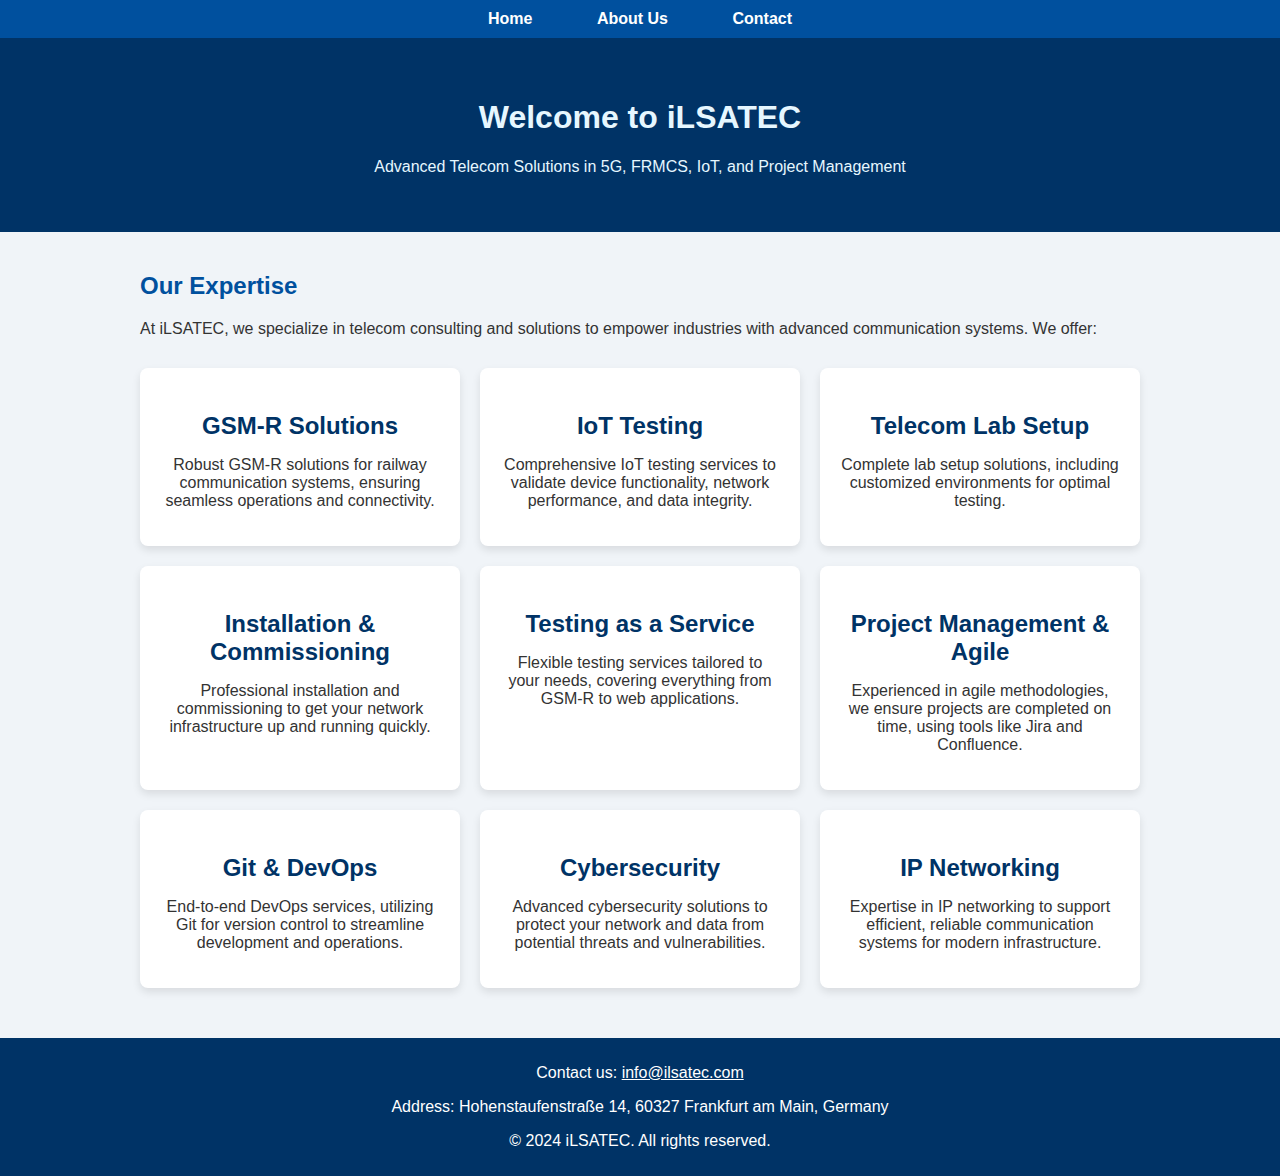
<file: index.html>
<!DOCTYPE html>
<html lang="en">
<head>
    <meta charset="UTF-8">
    <meta name="viewport" content="width=device-width, initial-scale=1.0">
    <title>iLSATEC - Telecom Solutions in 5G, GSM-R, IoT, and Project Management</title>
    <style>
        /* General Styles */
        body { font-family: Arial, sans-serif; margin: 0; padding: 0; background-color: #f0f4f8; color: #333; }
        header { background-color: #003366; color: #e6f7ff; padding: 40px 20px; text-align: center; } /* Added padding and lighter color */
        
        /* Navigation Bar Styles */
        nav { background-color: #00509e; padding: 10px; text-align: center; }
        nav a { color: white; text-decoration: none; padding: 14px 20px; margin: 0 10px; font-weight: bold; }
        nav a:hover { background-color: #003366; border-radius: 5px; }
        
        /* Content Styles */
        .container { max-width: 1000px; margin: auto; padding: 20px; }
        h1 { color: #e6f7ff; } /* Lighter color for better contrast */
        h2 { color: #00509e; }
        
        /* Specialization Section */
        .specialization { display: flex; flex-wrap: wrap; justify-content: space-around; gap: 20px; margin-top: 30px; }
        .specialization-item { flex: 1; min-width: 250px; text-align: center; padding: 20px; background-color: #fff; border-radius: 8px; box-shadow: 0 4px 8px rgba(0, 0, 0, 0.1); }
        
        /* Specialization Headings */
        .specialization-item h3 {
            color: #003366; /* Darker blue for headings */
            margin-bottom: 15px; /* Adding space below the heading */
            font-size: 1.5em; /* Slightly larger font size for better visibility */
        }

        /* Footer */
        footer { background-color: #003366; color: #fff; text-align: center; padding: 10px; margin-top: 30px; }
    </style>
</head>
<body>
    <!-- Navigation Bar -->
    <nav>
        <a href="index.html">Home</a>
        <a href="about.html">About Us</a>
        <a href="contact.html">Contact</a>
    </nav>
    
    <header>
        <h1>Welcome to iLSATEC</h1>
        <p>Advanced Telecom Solutions in 5G, FRMCS, IoT, and Project Management</p>
    </header>
    
    <div class="container">
        <section>
            <h2>Our Expertise</h2>
            <p>At iLSATEC, we specialize in telecom consulting and solutions to empower industries with advanced communication systems. We offer:</p>
            <div class="specialization">
                <div class="specialization-item">
                    <h3>GSM-R Solutions</h3>
                    <p>Robust GSM-R solutions for railway communication systems, ensuring seamless operations and connectivity.</p>
                </div>
                <div class="specialization-item">
                    <h3>IoT Testing</h3>
                    <p>Comprehensive IoT testing services to validate device functionality, network performance, and data integrity.</p>
                </div>
                <div class="specialization-item">
                    <h3>Telecom Lab Setup</h3>
                    <p>Complete lab setup solutions, including customized environments for optimal testing.</p>
                </div>
                <div class="specialization-item">
                    <h3>Installation & Commissioning</h3>
                    <p>Professional installation and commissioning to get your network infrastructure up and running quickly.</p>
                </div>
                <div class="specialization-item">
                    <h3>Testing as a Service</h3>
                    <p>Flexible testing services tailored to your needs, covering everything from GSM-R to web applications.</p>
                </div>
                <div class="specialization-item">
                    <h3>Project Management & Agile</h3>
                    <p>Experienced in agile methodologies, we ensure projects are completed on time, using tools like Jira and Confluence.</p>
                </div>
                <div class="specialization-item">
                    <h3>Git & DevOps</h3>
                    <p>End-to-end DevOps services, utilizing Git for version control to streamline development and operations.</p>
                </div>
                <div class="specialization-item">
                    <h3>Cybersecurity</h3>
                    <p>Advanced cybersecurity solutions to protect your network and data from potential threats and vulnerabilities.</p>
                </div>
                <div class="specialization-item">
                    <h3>IP Networking</h3>
                    <p>Expertise in IP networking to support efficient, reliable communication systems for modern infrastructure.</p>
                </div>
            </div>
        </section>
    </div>
    
    <footer>
        <p>Contact us: <a href="mailto:info@ilsatec.com" style="color: #ffffff;">info@ilsatec.com</a></p>
        <p>Address: Hohenstaufenstraße 14, 60327 Frankfurt am Main, Germany</p>
        <p>&copy; 2024 iLSATEC. All rights reserved.</p>
    </footer>
</body>
</html>
</file>
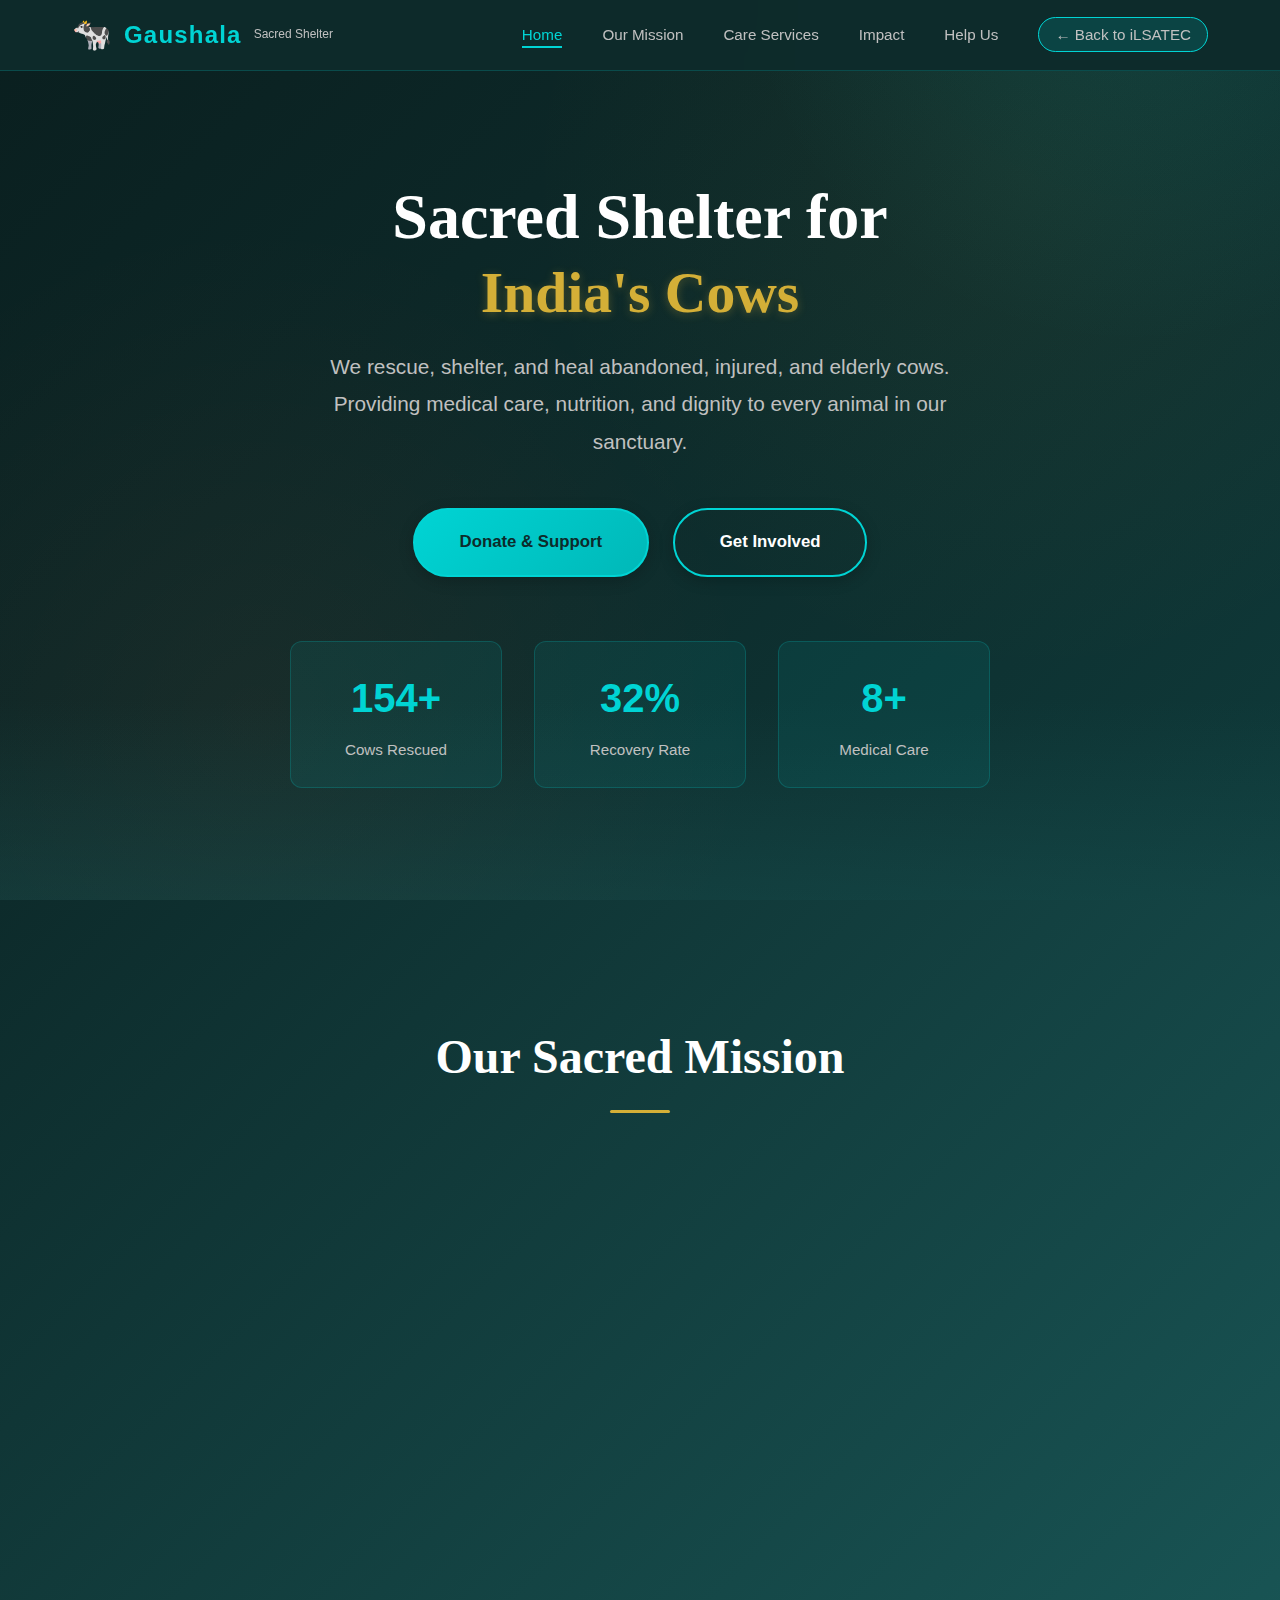
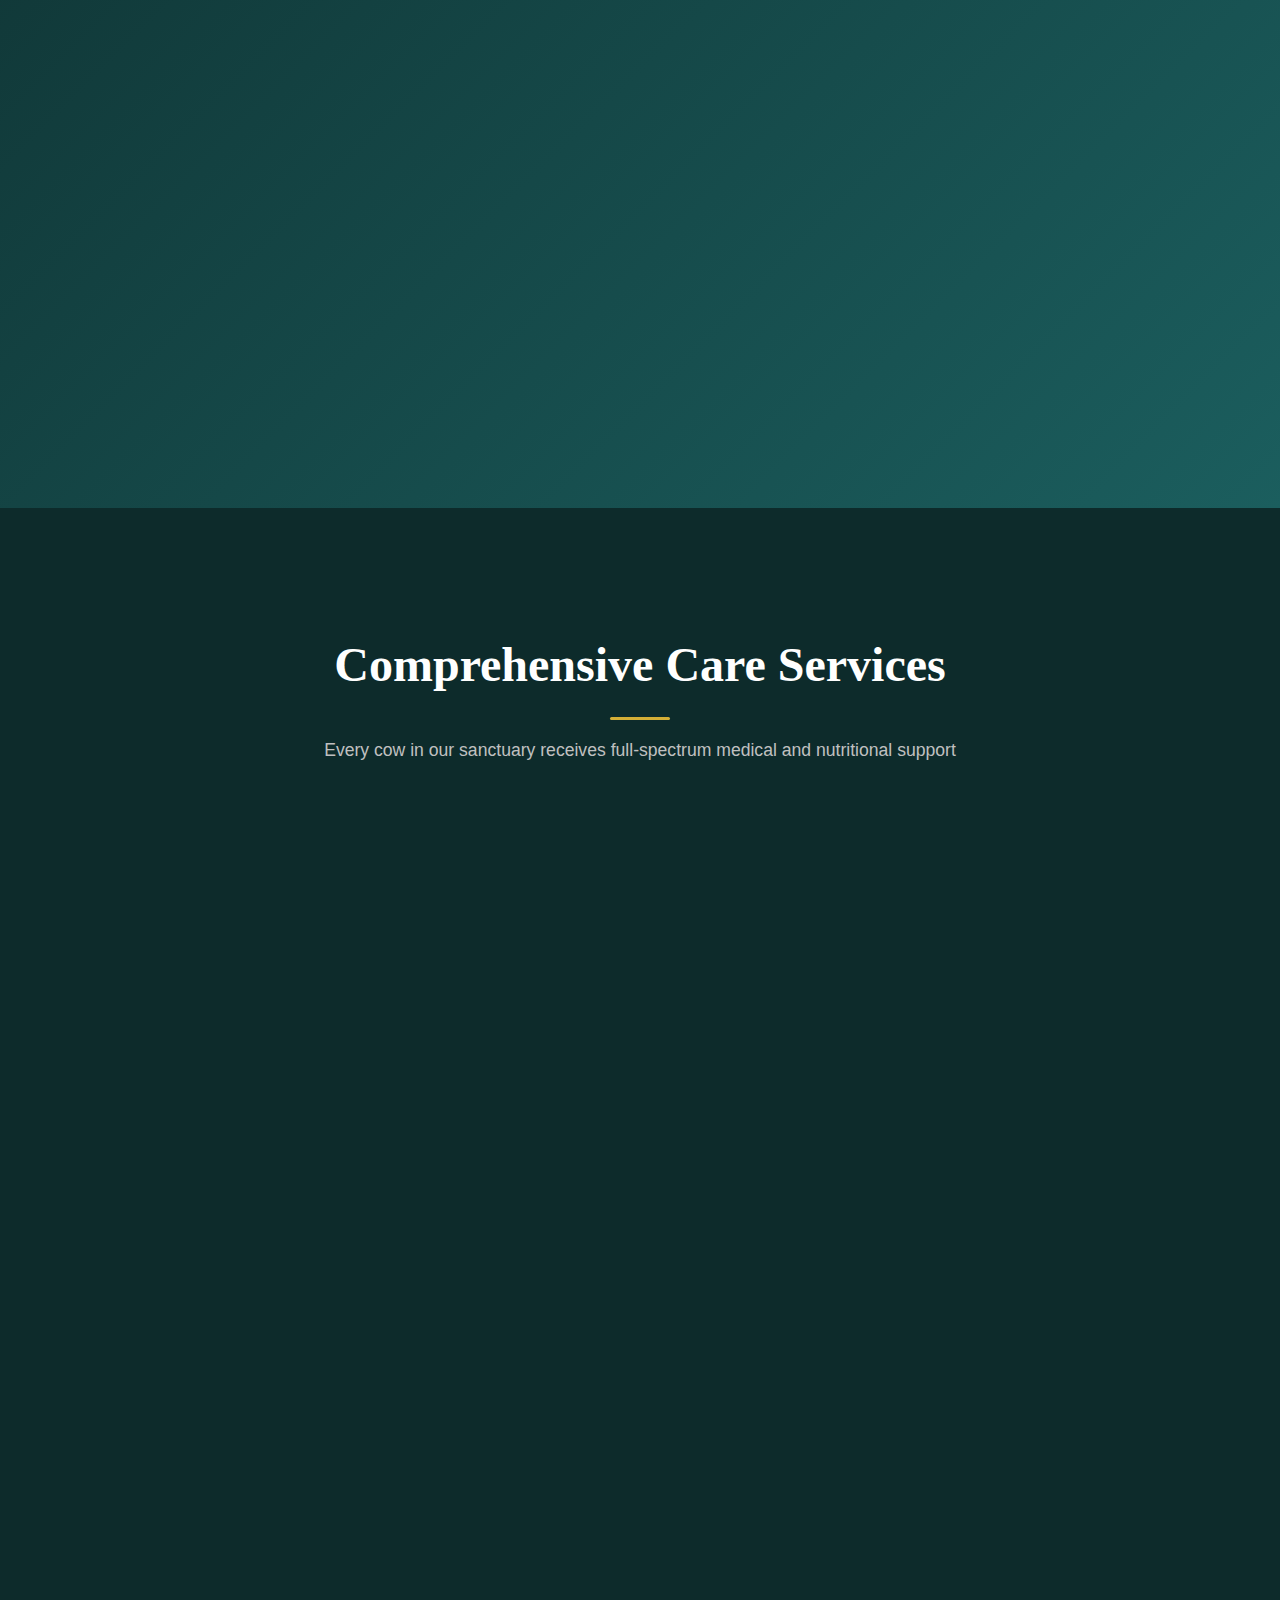
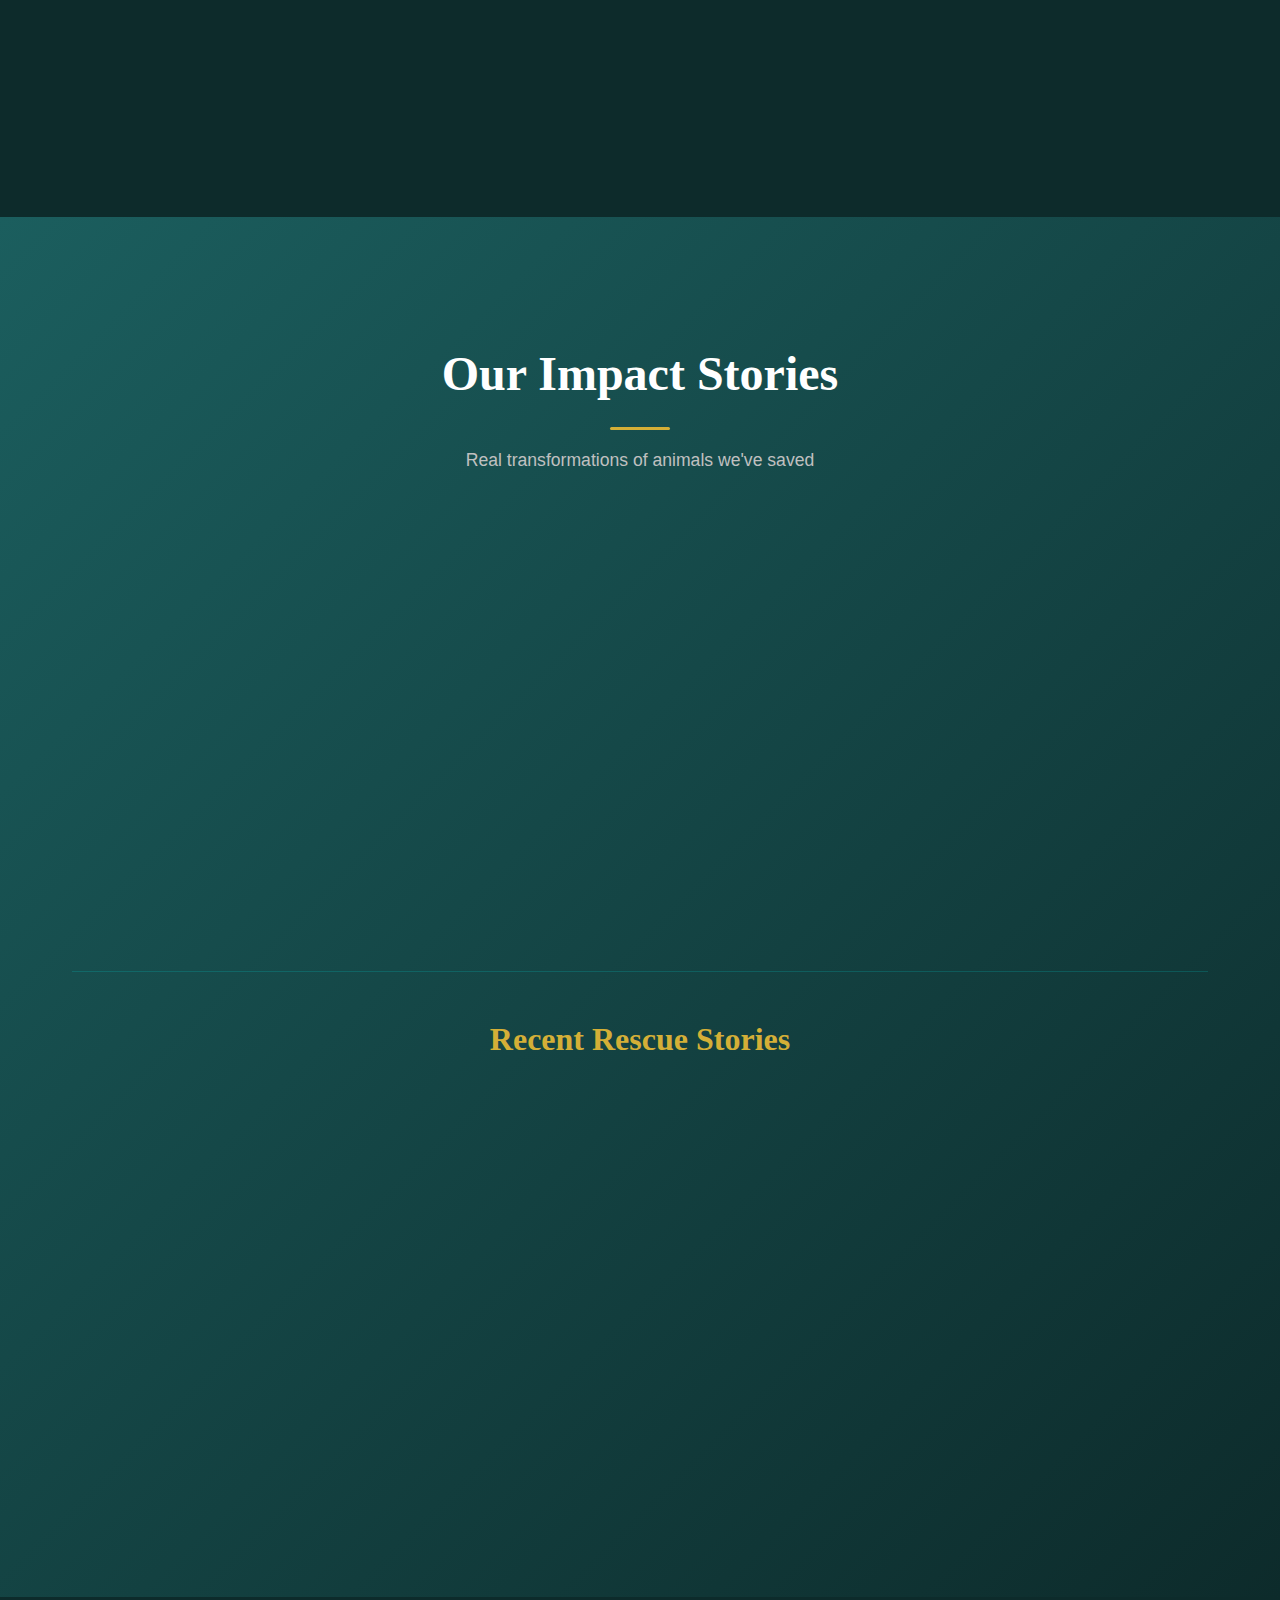
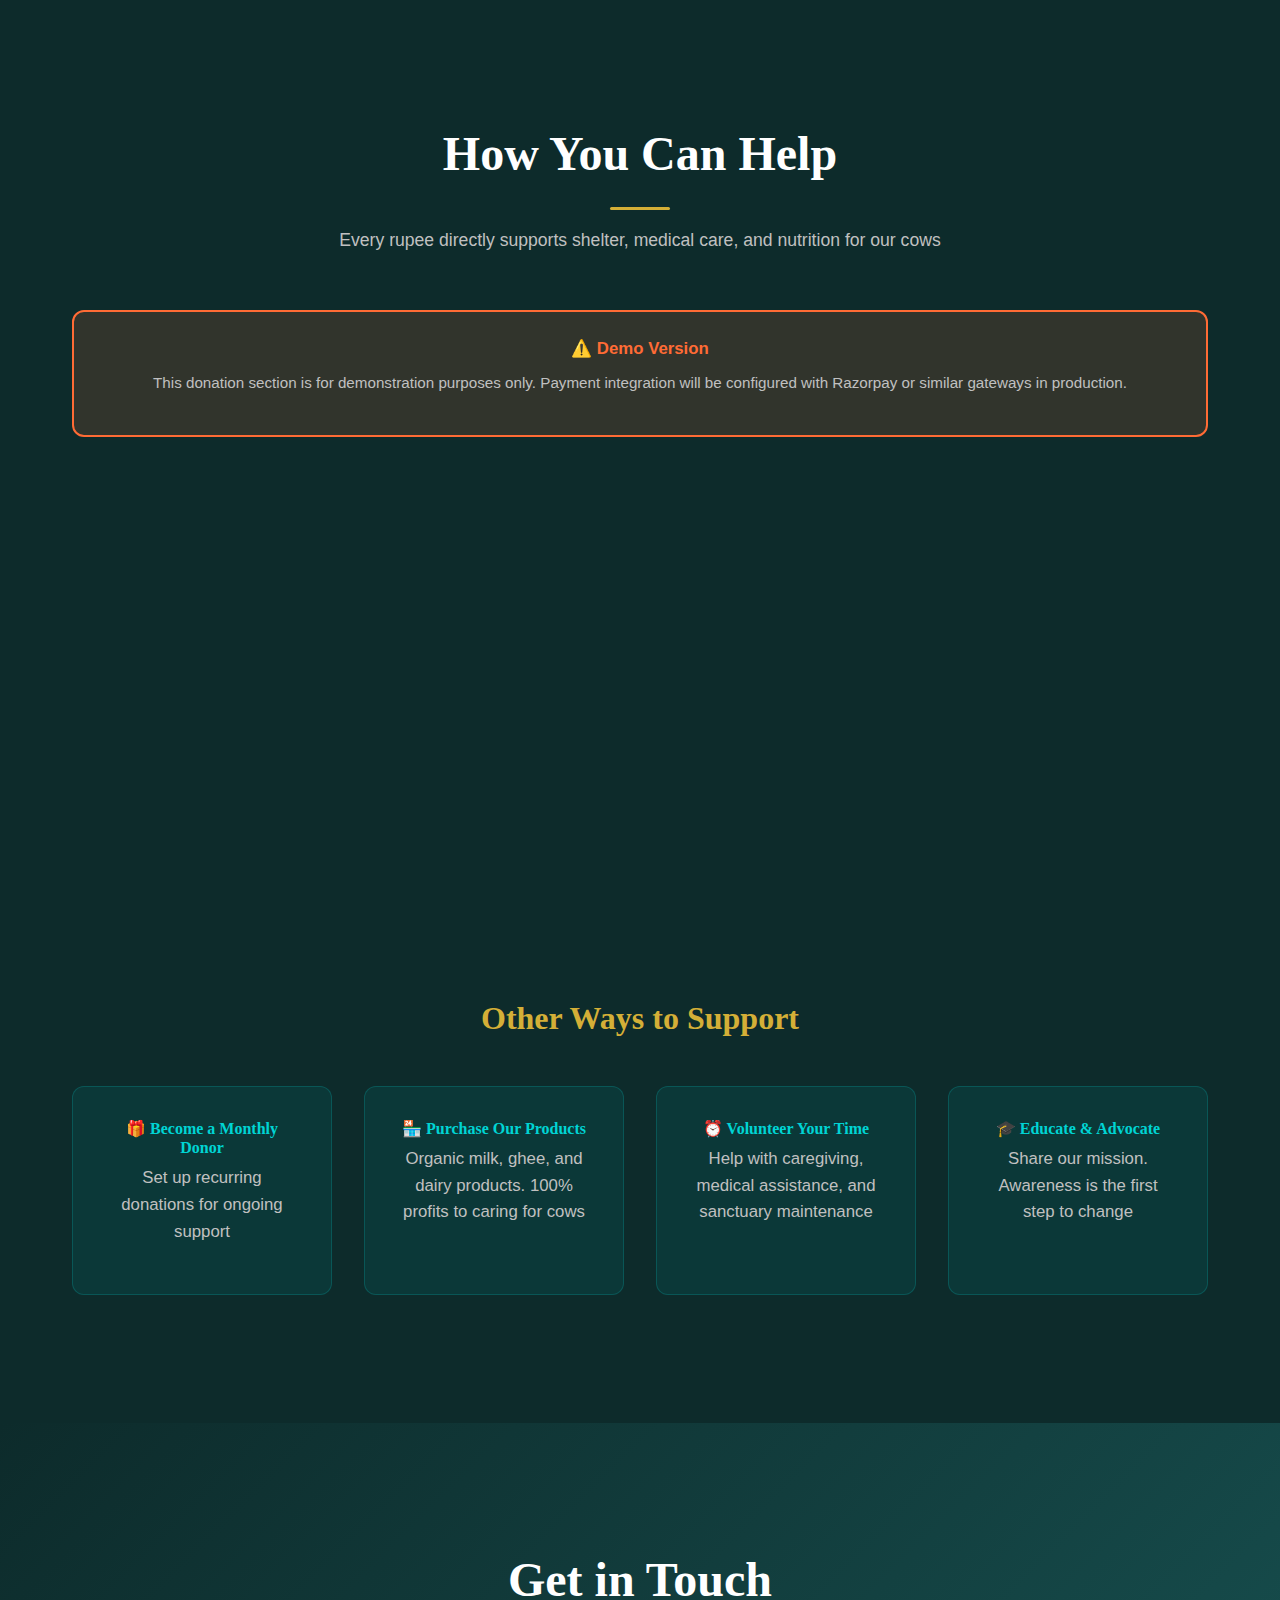
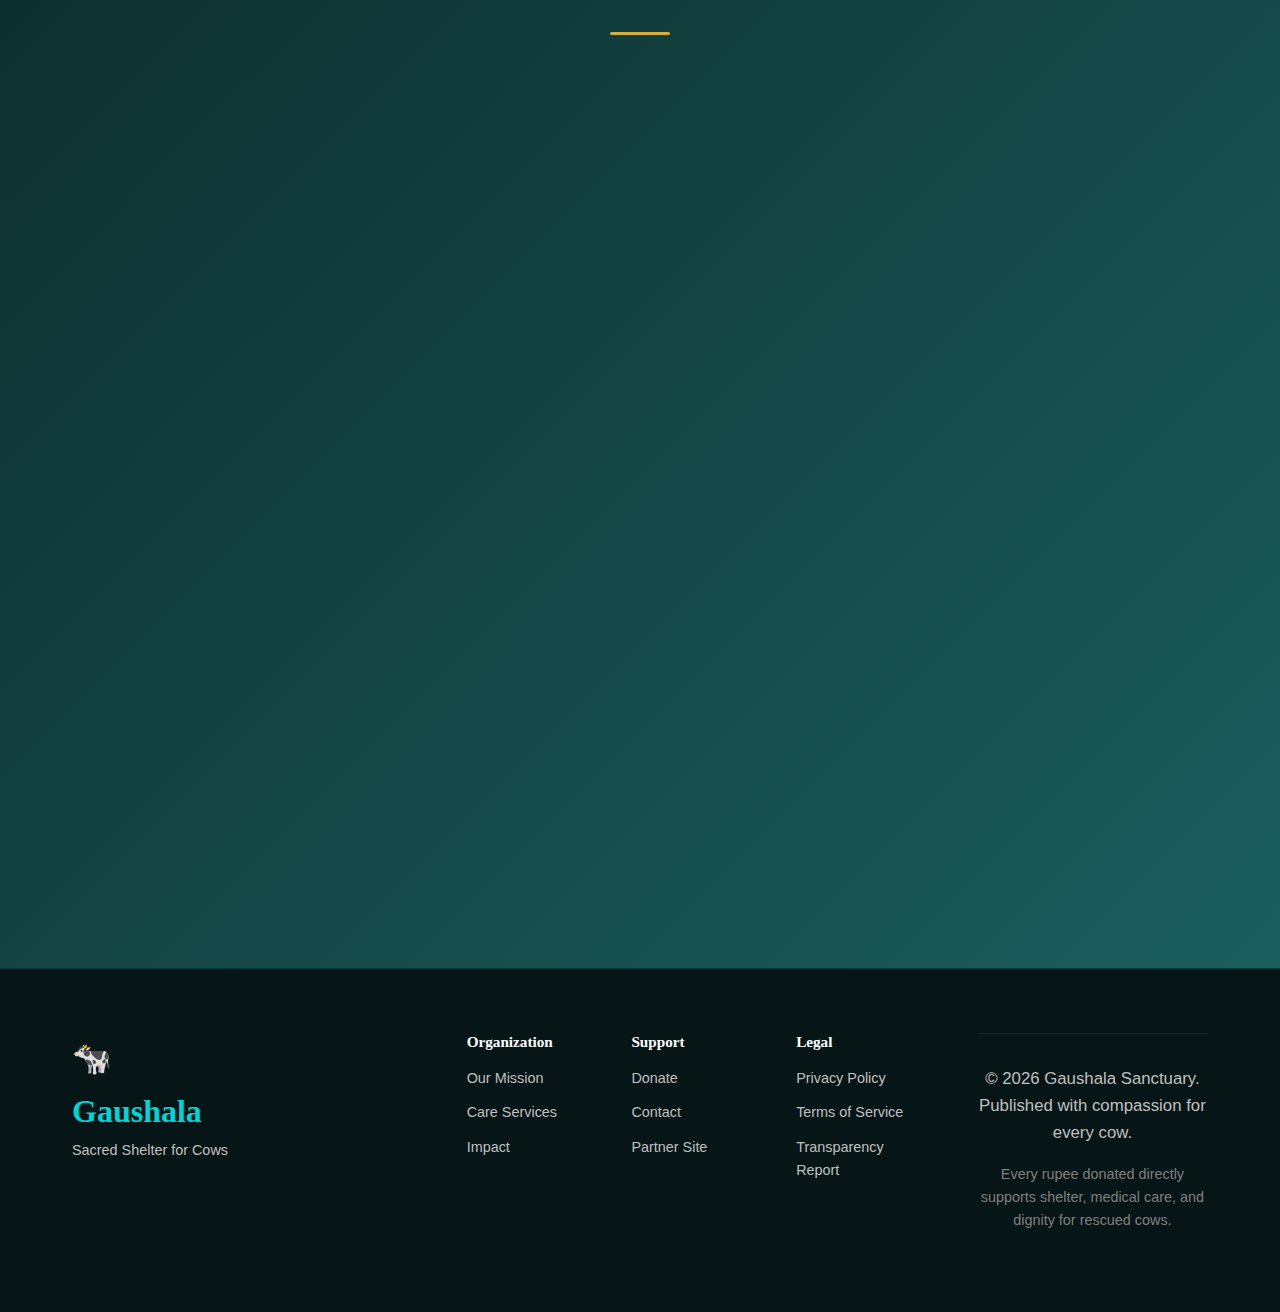
<file: gaushala/index.html>
<!DOCTYPE html>
<html lang="en">

<head>
    <meta charset="UTF-8">
    <meta http-equiv="X-UA-Compatible" content="IE=edge">
    <meta name="viewport" content="width=device-width, initial-scale=1.0">
    <meta name="description"
        content="Gaushala - Sacred Shelter for Cows. We provide shelter, medical care, and dignity to abandoned, injured, and elderly cows. Join us in protecting India's most vulnerable animals.">
    <meta name="keywords"
        content="gaushala, cow shelter, animal welfare, veterinary care, rescue, India, animal protection">

    <!-- Security Headers -->
    <meta http-equiv="Content-Security-Policy"
        content="default-src 'self'; script-src 'self'; style-src 'self' 'unsafe-inline'; img-src 'self' data: https:; font-src 'self' https://fonts.gstatic.com; connect-src 'self'">
    <meta http-equiv="X-Content-Type-Options" content="nosniff">
    <meta http-equiv="X-Frame-Options" content="DENY">
    <meta name="referrer" content="strict-origin-when-cross-origin">

    <title>Gaushala - Sacred Shelter for Cows | Animal Welfare</title>
    <link rel="stylesheet" href="style.css">
    <link
        href="https://fonts.googleapis.com/css2?family=Poppins:wght@300;400;500;600;700&family=Playfair+Display:wght@700&display=swap"
        rel="stylesheet" crossorigin="anonymous">
</head>

<body>
    <!-- Navigation -->
    <nav class="navbar">
        <div class="nav-container">
            <div class="nav-brand">
                <span class="brand-logo">🐄</span>
                <span class="brand-text">Gaushala</span>
                <span class="brand-tagline">Sacred Shelter</span>
            </div>
            <ul class="nav-menu">
                <li><a href="#home">Home</a></li>
                <li><a href="#mission">Our Mission</a></li>
                <li><a href="#care">Care Services</a></li>
                <li><a href="#impact">Impact</a></li>
                <li><a href="#donate">Help Us</a></li>
                <li><a href="index.html" class="nav-back">← Back to iLSATEC</a></li>
            </ul>
            <div class="hamburger">
                <span></span>
                <span></span>
                <span></span>
            </div>
        </div>
    </nav>

    <!-- Hero Section -->
    <section id="home" class="hero">
        <div class="hero-overlay"></div>
        <div class="hero-content">
            <h1 class="hero-title">
                Sacred Shelter for
                <span class="hero-accent">India's Cows</span>
            </h1>
            <p class="hero-subtitle">
                We rescue, shelter, and heal abandoned, injured, and elderly cows. Providing medical care, nutrition,
                and dignity to every animal in our sanctuary.
            </p>
            <div class="hero-buttons">
                <a href="#donate" class="btn btn-primary">Donate & Support</a>
                <a href="#contact" class="btn btn-secondary">Get Involved</a>
            </div>
            <div class="hero-stats">
                <div class="stat">
                    <div class="stat-number">450+</div>
                    <div class="stat-label">Cows Rescued</div>
                </div>
                <div class="stat">
                    <div class="stat-number">95%</div>
                    <div class="stat-label">Recovery Rate</div>
                </div>
                <div class="stat">
                    <div class="stat-number">24/7</div>
                    <div class="stat-label">Medical Care</div>
                </div>
            </div>
        </div>
    </section>

    <!-- Mission Section -->
    <section id="mission" class="mission">
        <div class="container">
            <h2 class="section-title">Our Sacred Mission</h2>
            <div class="mission-grid">
                <div class="mission-card">
                    <div class="mission-icon">🏠</div>
                    <h3>Provide Sanctuary</h3>
                    <p>Create a safe haven for abandoned cows, protecting them from slaughter, exploitation, and
                        suffering. Every cow deserves dignity and a life of peace.</p>
                </div>
                <div class="mission-card">
                    <div class="mission-icon">⚕️</div>
                    <h3>Heal & Restore</h3>
                    <p>Offer comprehensive veterinary care including surgery, medication, rehabilitation, and long-term
                        treatment for injured and sick animals.</p>
                </div>
                <div class="mission-card">
                    <div class="mission-icon">🌾</div>
                    <h3>Nourish Completely</h3>
                    <p>Provide nutritious food, clean water, and pasture. Every animal receives personalized dietary
                        care based on their health needs and age.</p>
                </div>
                <div class="mission-card">
                    <div class="mission-icon">💚</div>
                    <h3>Honor & Care</h3>
                    <p>Treat every cow with compassion and respect. Our animals are family—cherished, cared for, and
                        given the peaceful end-of-life care they deserve.</p>
                </div>
            </div>
        </div>
    </section>

    <!-- Care Services Section -->
    <section id="care" class="care-services">
        <div class="container">
            <h2 class="section-title">Comprehensive Care Services</h2>
            <p class="section-subtitle">Every cow in our sanctuary receives full-spectrum medical and nutritional
                support</p>

            <div class="services-grid">
                <!-- Emergency Rescue -->
                <div class="service-card">
                    <div class="service-icon">🚑</div>
                    <h3>24/7 Emergency Rescue</h3>
                    <div class="service-details">
                        <p>Immediate response to animals in distress</p>
                        <ul>
                            <li>Mobile rescue units</li>
                            <li>Field veterinary teams</li>
                            <li>Community reporting network</li>
                        </ul>
                    </div>
                </div>

                <!-- Veterinary Care -->
                <div class="service-card">
                    <div class="service-icon">⚕️</div>
                    <h3>Complete Veterinary Care</h3>
                    <div class="service-details">
                        <p>Advanced medical treatments available</p>
                        <ul>
                            <li>Surgery & trauma management</li>
                            <li>Diagnostics & lab tests</li>
                            <li>Dental & hoof care</li>
                        </ul>
                    </div>
                </div>

                <!-- Nutrition -->
                <div class="service-card">
                    <div class="service-icon">🌾</div>
                    <h3>Specialized Nutrition</h3>
                    <div class="service-details">
                        <p>Customized diet plans for each animal</p>
                        <ul>
                            <li>Organic fodder & grains</li>
                            <li>Health-specific supplements</li>
                            <li>Mineral & vitamin fortification</li>
                        </ul>
                    </div>
                </div>

                <!-- Rehabilitation -->
                <div class="service-card">
                    <div class="service-icon">💪</div>
                    <h3>Rehabilitation Programs</h3>
                    <div class="service-details">
                        <p>Recovery support for injured animals</p>
                        <ul>
                            <li>Physical therapy & movement</li>
                            <li>Behavioral rehabilitation</li>
                            <li>Pasture integration</li>
                        </ul>
                    </div>
                </div>

                <!-- Housing -->
                <div class="service-card">
                    <div class="service-icon">🏠</div>
                    <h3>Safe Shelter & Housing</h3>
                    <div class="service-details">
                        <p>Comfortable, climate-controlled facilities</p>
                        <ul>
                            <li>Protected barns & stalls</li>
                            <li>Spacious pastures</li>
                            <li>Regular cleaning & maintenance</li>
                        </ul>
                    </div>
                </div>

                <!-- Palliative Care -->
                <div class="service-card">
                    <div class="service-icon">🕯️</div>
                    <h3>Compassionate End-of-Life Care</h3>
                    <div class="service-details">
                        <p>Dignity & comfort in final moments</p>
                        <ul>
                            <li>Pain management</li>
                            <li>Comfort care & monitoring</li>
                            <li>Peaceful passing in sanctuary</li>
                        </ul>
                    </div>
                </div>
            </div>
        </div>
    </section>

    <!-- Impact Section -->
    <section id="impact" class="impact">
        <div class="container">
            <h2 class="section-title">Our Impact Stories</h2>
            <p class="section-subtitle">Real transformations of animals we've saved</p>

            <div class="impact-grid">
                <div class="impact-card">
                    <div class="impact-number">450+</div>
                    <div class="impact-title">Cows Rescued</div>
                    <p>From slaughterhouses, streets, and abusive conditions. Each one now has a forever home.</p>
                </div>
                <div class="impact-card">
                    <div class="impact-number">1,200+</div>
                    <div class="impact-title">Surgeries Performed</div>
                    <p>Life-saving operations including fracture repairs, wound management, and disease treatment.</p>
                </div>
                <div class="impact-card">
                    <div class="impact-number">95%</div>
                    <div class="impact-title">Recovery Rate</div>
                    <p>Most animals arrive severely malnourished or injured. Our care brings them back to health.</p>
                </div>
                <div class="impact-card">
                    <div class="impact-number">365</div>
                    <div class="impact-title">Days of Care/Year</div>
                    <p>Round-the-clock monitoring, feeding, medical check-ups, and loving attention every single day.
                    </p>
                </div>
            </div>

            <div class="stories-section">
                <h3>Recent Rescue Stories</h3>
                <div class="story-container">
                    <div class="story">
                        <div class="story-emoji">🐄</div>
                        <h4>Lakshmi's Second Chance</h4>
                        <p><strong>Found:</strong> Abandoned on Delhi streets, severely injured, unable to walk</p>
                        <p><strong>Treatment:</strong> 3 surgeries, 6 months rehabilitation, specialized nutrition</p>
                        <p><strong>Today:</strong> Fully recovered, happily grazing in our sanctuary, mother to a
                            healthy calf</p>
                    </div>
                    <div class="story">
                        <div class="story-emoji">🐄</div>
                        <h4>Krishnan's Recovery</h4>
                        <p><strong>Found:</strong> Rescued from slaughterhouse, severely malnourished with broken legs
                        </p>
                        <p><strong>Treatment:</strong> Orthopedic surgery, months of physical therapy, 24/7 care</p>
                        <p><strong>Today:</strong> Walks freely, strong, and thriving in our peaceful pastures</p>
                    </div>
                    <div class="story">
                        <div class="story-emoji">🐄</div>
                        <h4>Goshala's New Beginning</h4>
                        <p><strong>Found:</strong> Elderly cow with chronic arthritis and health issues</p>
                        <p><strong>Treatment:</strong> Pain management, comfortable housing, pain-free nutrition</p>
                        <p><strong>Today:</strong> Living her golden years in comfort and dignity, surrounded by love
                        </p>
                    </div>
                </div>
            </div>
        </div>
    </section>

    <!-- Donate Section -->
    <section id="donate" class="donate">
        <div class="container">
            <h2 class="section-title">How You Can Help</h2>
            <p class="section-subtitle">Every rupee directly supports shelter, medical care, and nutrition for our cows
            </p>

            <div
                style="background: rgba(255, 107, 53, 0.15); border: 2px solid var(--accent-orange); border-radius: 12px; padding: 1.5rem 2rem; margin-bottom: 3rem; text-align: center;">
                <p style="color: var(--accent-orange); font-weight: 600; margin-bottom: 0.5rem;">⚠️ Demo Version</p>
                <p style="color: var(--text-gray); font-size: 0.95rem;">This donation section is for demonstration
                    purposes only. Payment integration will be configured with Razorpay or similar gateways in
                    production.</p>
            </div>

            <div class="donation-options">
                <div class="donation-card">
                    <div class="donation-amount">₹500</div>
                    <h3>Feed a Cow</h3>
                    <p>Nutritious food for one cow for 5 days</p>
                    <button class="btn btn-primary" onclick="alert('Donation link would be integrated here')">Donate
                        Now</button>
                </div>
                <div class="donation-card featured">
                    <div class="featured-badge">Most Popular</div>
                    <div class="donation-amount">₹2,000</div>
                    <h3>Medical Support</h3>
                    <p>Basic veterinary check-up and treatment</p>
                    <button class="btn btn-primary" onclick="alert('Donation link would be integrated here')">Donate
                        Now</button>
                </div>
                <div class="donation-card">
                    <div class="donation-amount">₹5,000</div>
                    <h3>Surgery Fund</h3>
                    <p>Support life-saving surgical procedures</p>
                    <button class="btn btn-primary" onclick="alert('Donation link would be integrated here')">Donate
                        Now</button>
                </div>
                <div class="donation-card">
                    <div class="donation-amount">₹10,000</div>
                    <h3>Sponsor a Cow</h3>
                    <p>Complete annual care for one animal</p>
                    <button class="btn btn-primary" onclick="alert('Donation link would be integrated here')">Donate
                        Now</button>
                </div>
            </div>

            <div class="other-ways">
                <h3>Other Ways to Support</h3>
                <div class="ways-grid">
                    <div class="way-card">
                        <h4>🎁 Become a Monthly Donor</h4>
                        <p>Set up recurring donations for ongoing support</p>
                    </div>
                    <div class="way-card">
                        <h4>🏪 Purchase Our Products</h4>
                        <p>Organic milk, ghee, and dairy products. 100% profits to caring for cows</p>
                    </div>
                    <div class="way-card">
                        <h4>⏰ Volunteer Your Time</h4>
                        <p>Help with caregiving, medical assistance, and sanctuary maintenance</p>
                    </div>
                    <div class="way-card">
                        <h4>🎓 Educate & Advocate</h4>
                        <p>Share our mission. Awareness is the first step to change</p>
                    </div>
                </div>
            </div>
        </div>
    </section>

    <!-- Contact Section -->
    <section id="contact" class="contact">
        <div class="container">
            <h2 class="section-title">Get in Touch</h2>
            <div class="contact-grid">
                <div class="contact-card">
                    <div class="contact-icon">📍</div>
                    <h3>Visit Us</h3>
                    <p>Experience our sanctuary firsthand. Tours available daily.</p>
                    <p style="color: var(--accent-cyan); font-weight: 600;">Address: Gaushala Sanctuary, India</p>
                </div>
                <div class="contact-card">
                    <div class="contact-icon">📞</div>
                    <h3>Phone</h3>
                    <p>Call us with rescue reports or questions</p>
                    <p style="color: var(--accent-cyan); font-weight: 600;">+91 XXXXX XXXXX</p>
                </div>
                <div class="contact-card">
                    <div class="contact-icon">✉️</div>
                    <h3>Email</h3>
                    <p>Reach out for inquiries and support</p>
                    <p style="color: var(--accent-cyan); font-weight: 600;">info@gaushala-shelter.com</p>
                </div>
                <div class="contact-card">
                    <div class="contact-icon">🆘</div>
                    <h3>Report Animal Abuse</h3>
                    <p>Know of a cow in distress? Contact us immediately</p>
                    <p style="color: var(--accent-orange); font-weight: 600;">Emergency: +91 XXXXX XXXXX</p>
                </div>
            </div>
        </div>
    </section>

    <!-- Footer -->
    <footer class="footer">
        <div class="container">
            <div class="footer-content">
                <div class="footer-brand">
                    <div style="font-size: 2rem; margin-bottom: 0.5rem;">🐄</div>
                    <h3>Gaushala</h3>
                    <p>Sacred Shelter for Cows</p>
                </div>
                <div class="footer-links">
                    <div class="link-group">
                        <h4>Organization</h4>
                        <a href="#mission">Our Mission</a>
                        <a href="#care">Care Services</a>
                        <a href="#impact">Impact</a>
                    </div>
                    <div class="link-group">
                        <h4>Support</h4>
                        <a href="#donate">Donate</a>
                        <a href="#contact">Contact</a>
                        <a href="index.html">Partner Site</a>
                    </div>
                    <div class="link-group">
                        <h4>Legal</h4>
                        <a href="#">Privacy Policy</a>
                        <a href="#">Terms of Service</a>
                        <a href="#">Transparency Report</a>
                    </div>
                </div>
                <div class="footer-bottom">
                    <p>© 2026 Gaushala Sanctuary. Published with compassion for every cow.</p>
                    <p style="font-size: 0.9rem; color: var(--text-gray-dark); margin-top: 1rem;">Every rupee donated
                        directly supports shelter, medical care, and dignity for rescued cows.</p>
                </div>
            </div>
        </div>
    </footer>

    <script src="script.js"></script>
</body>

</html>
</file>
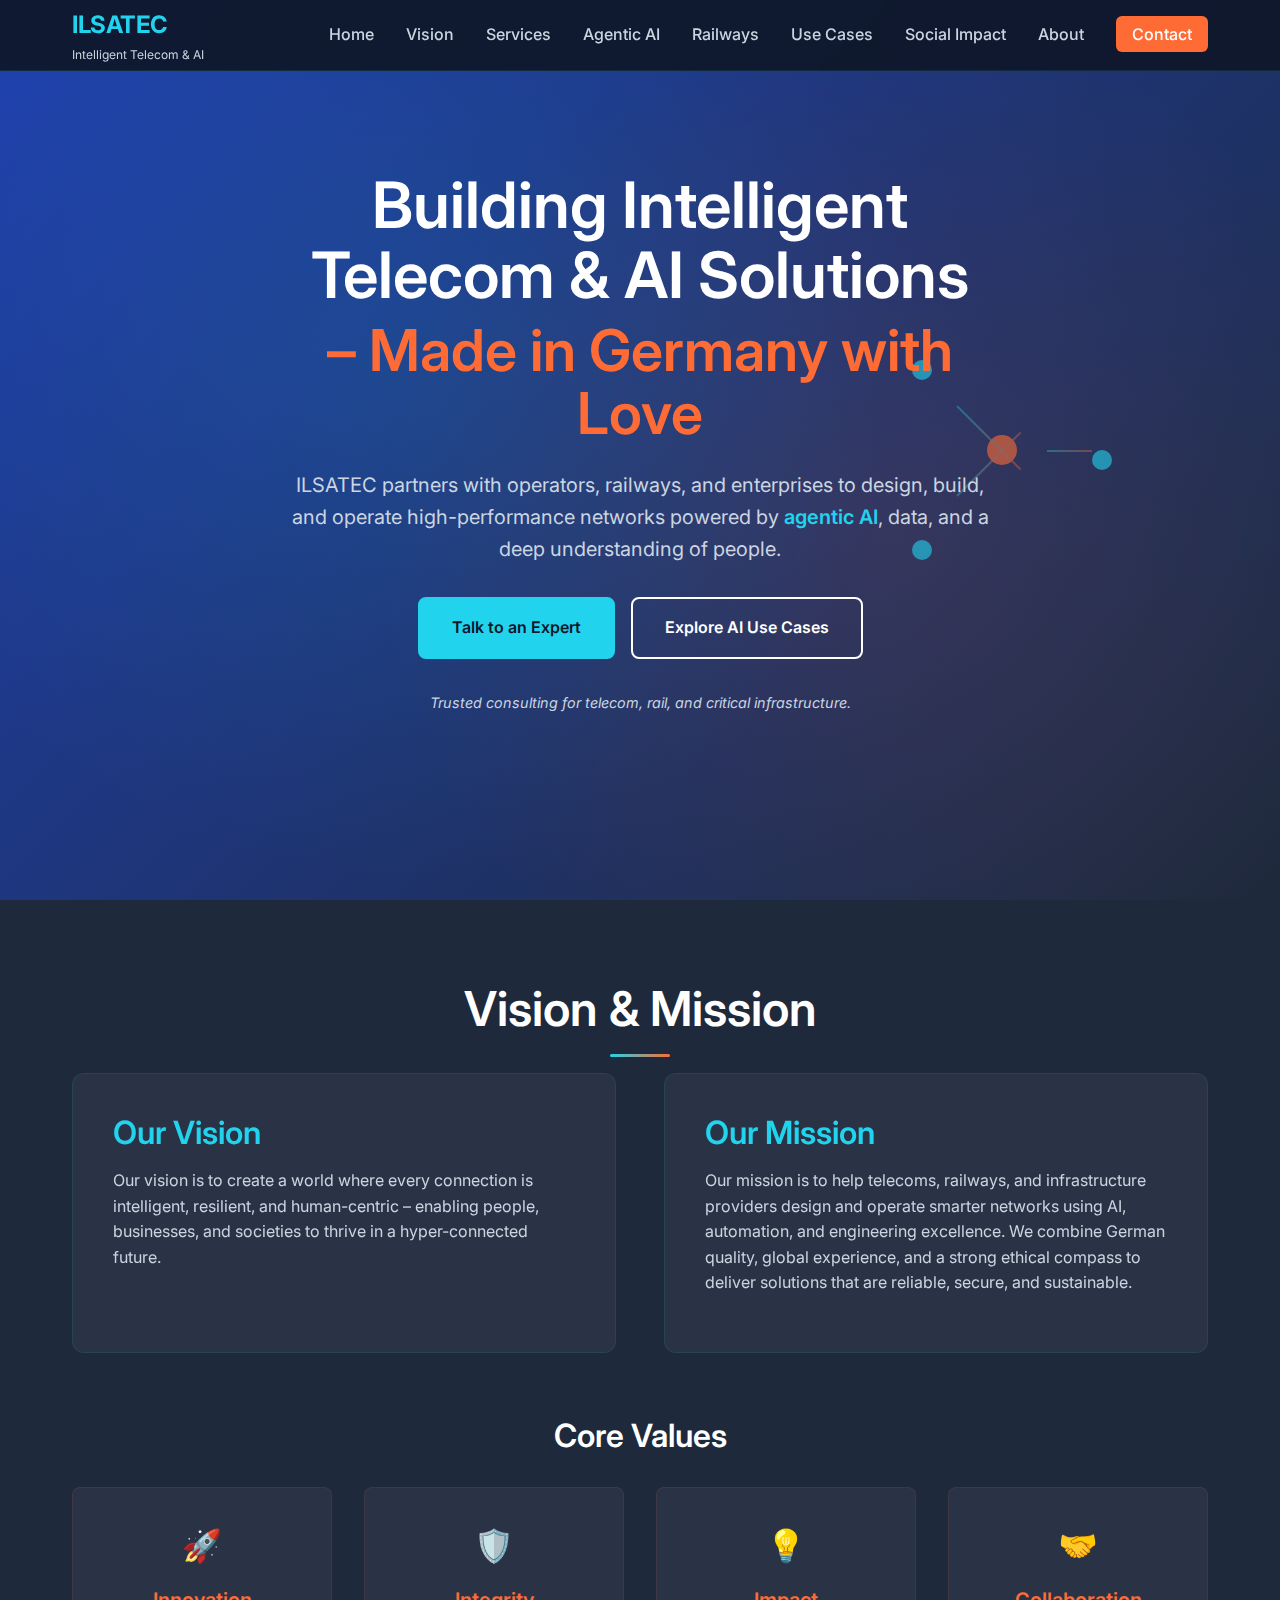
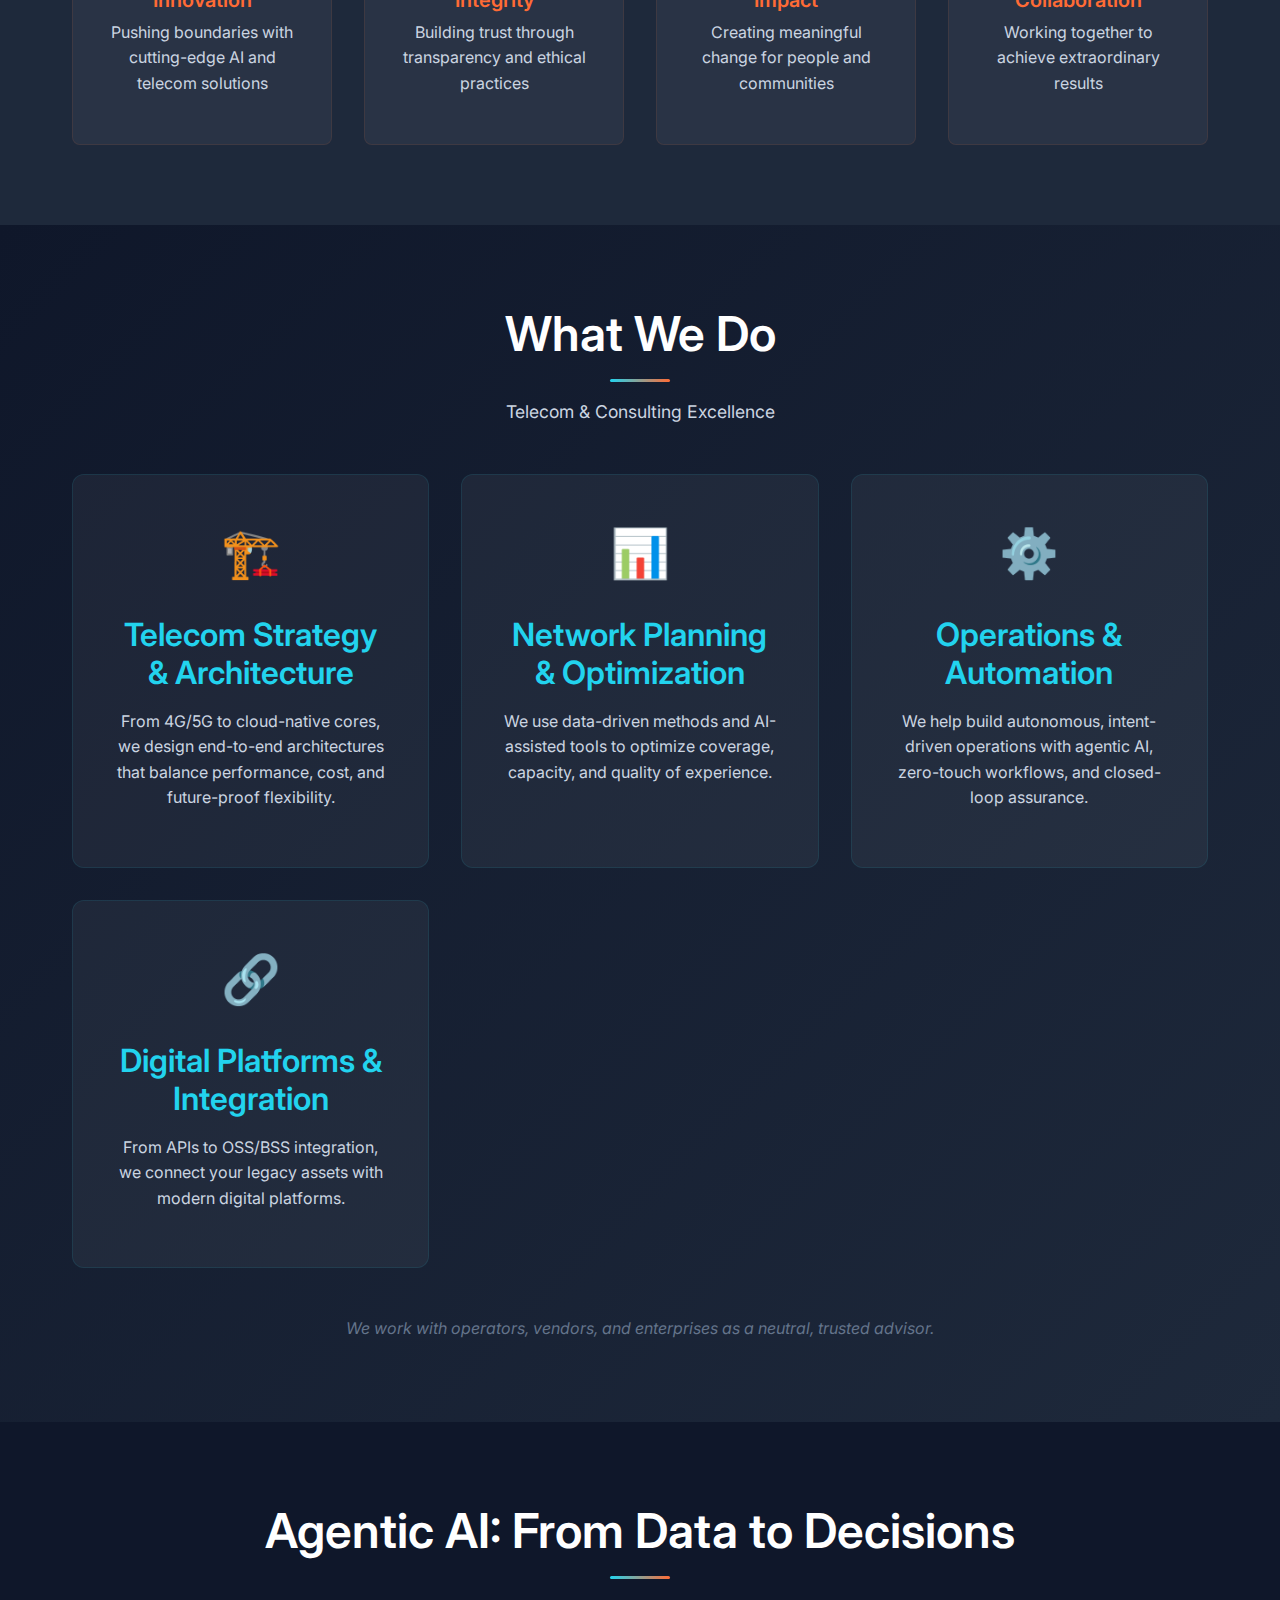
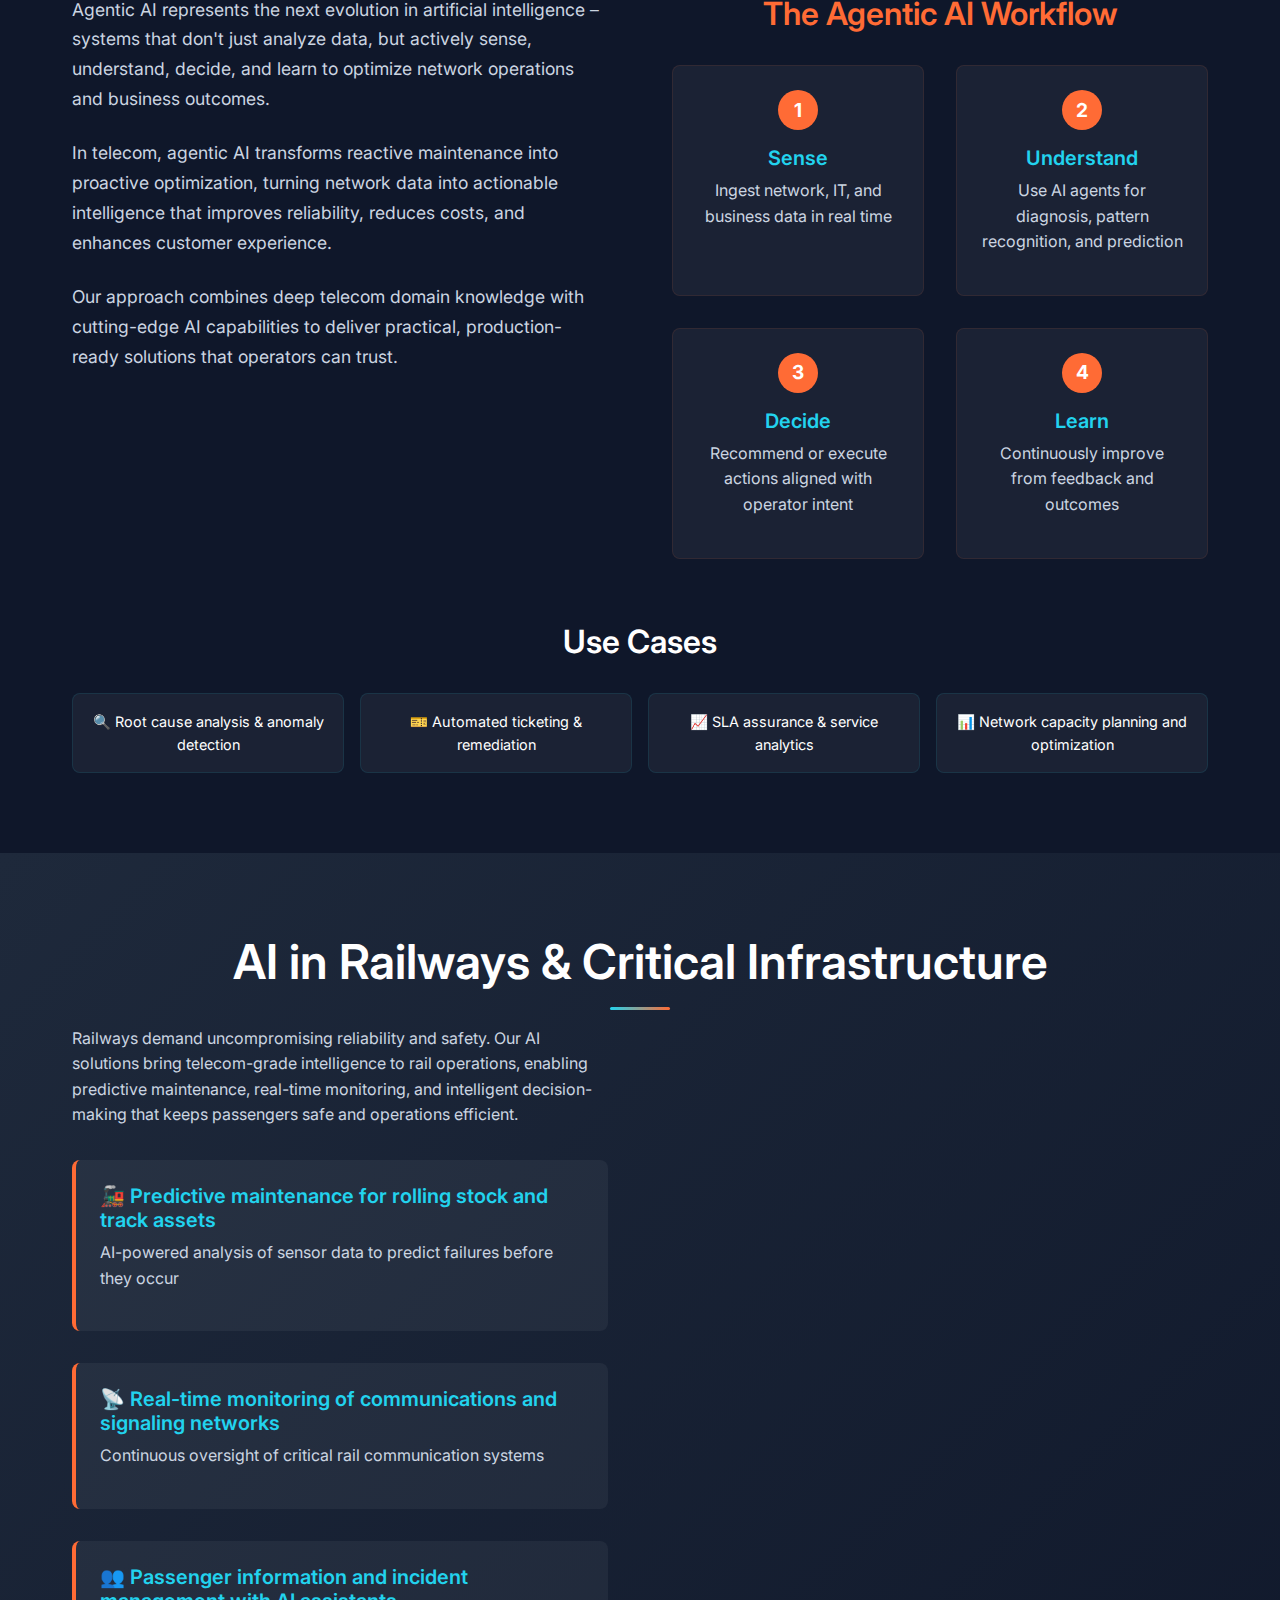
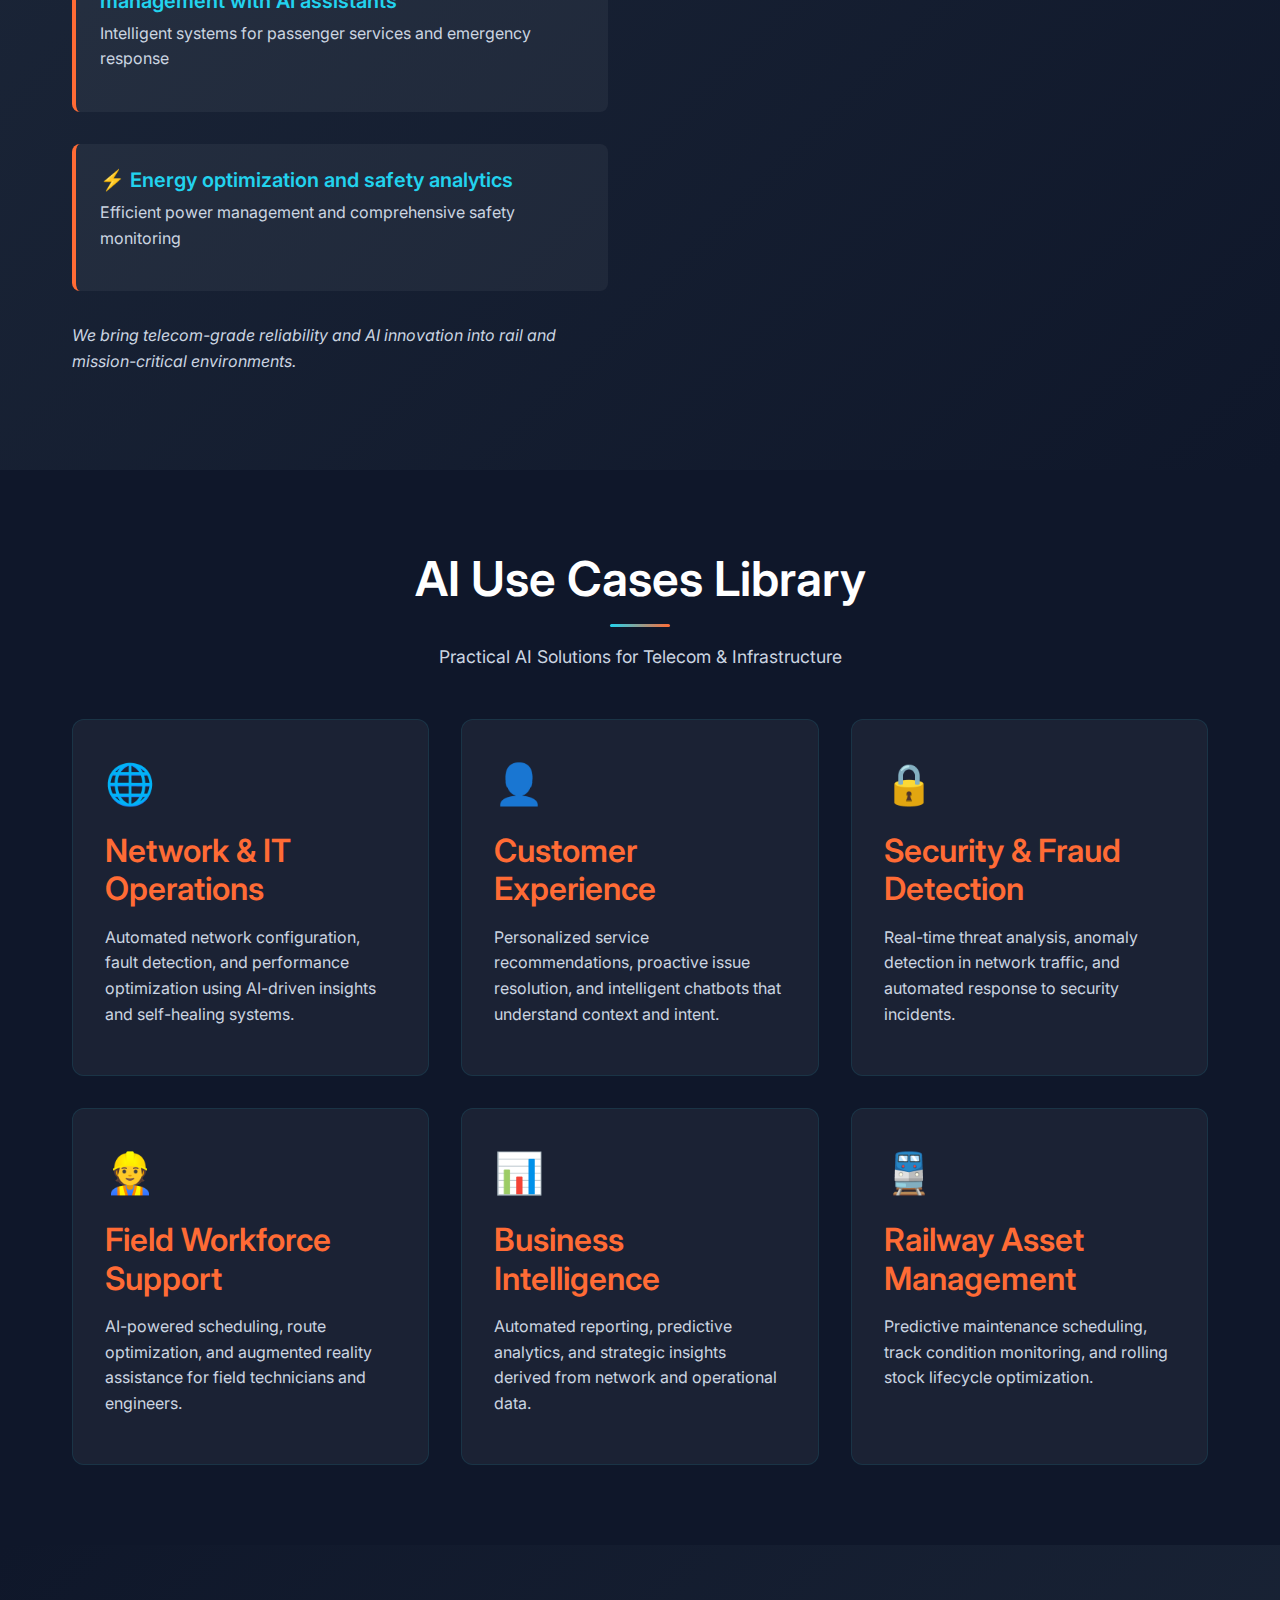
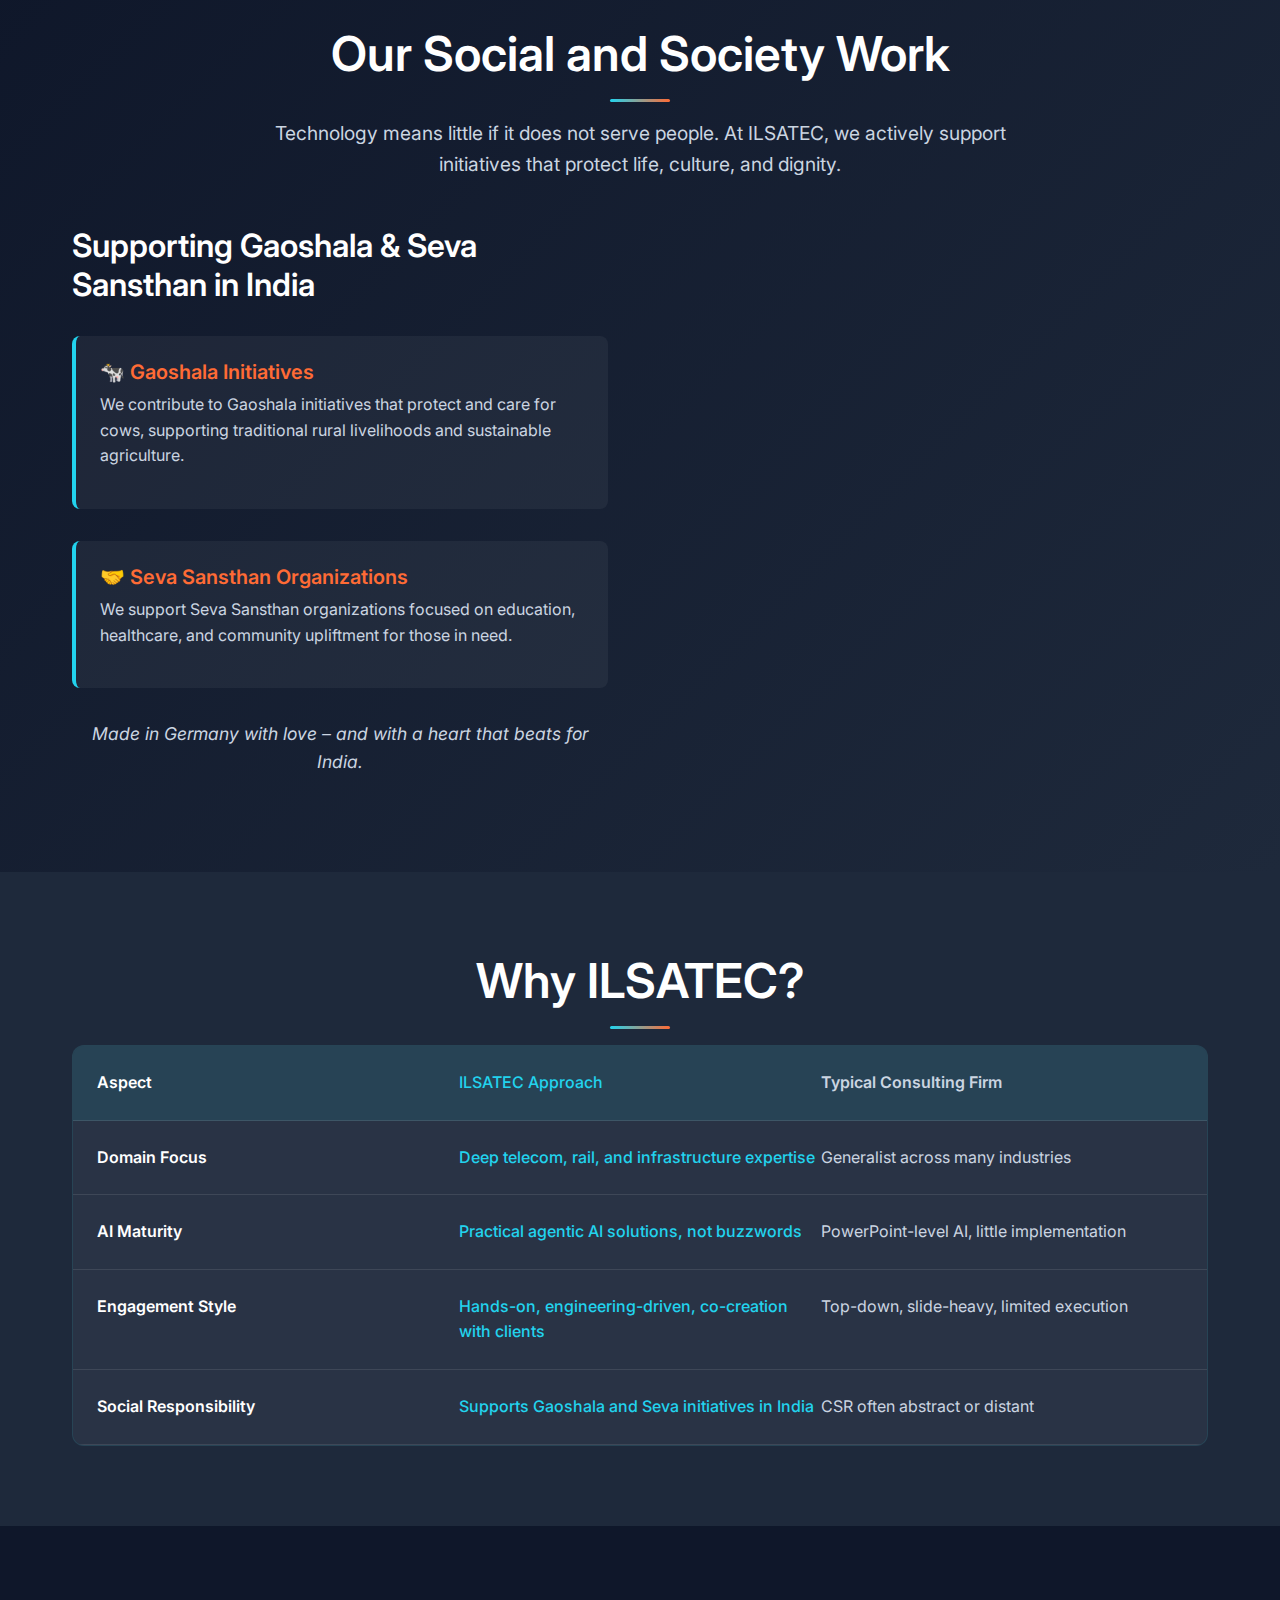
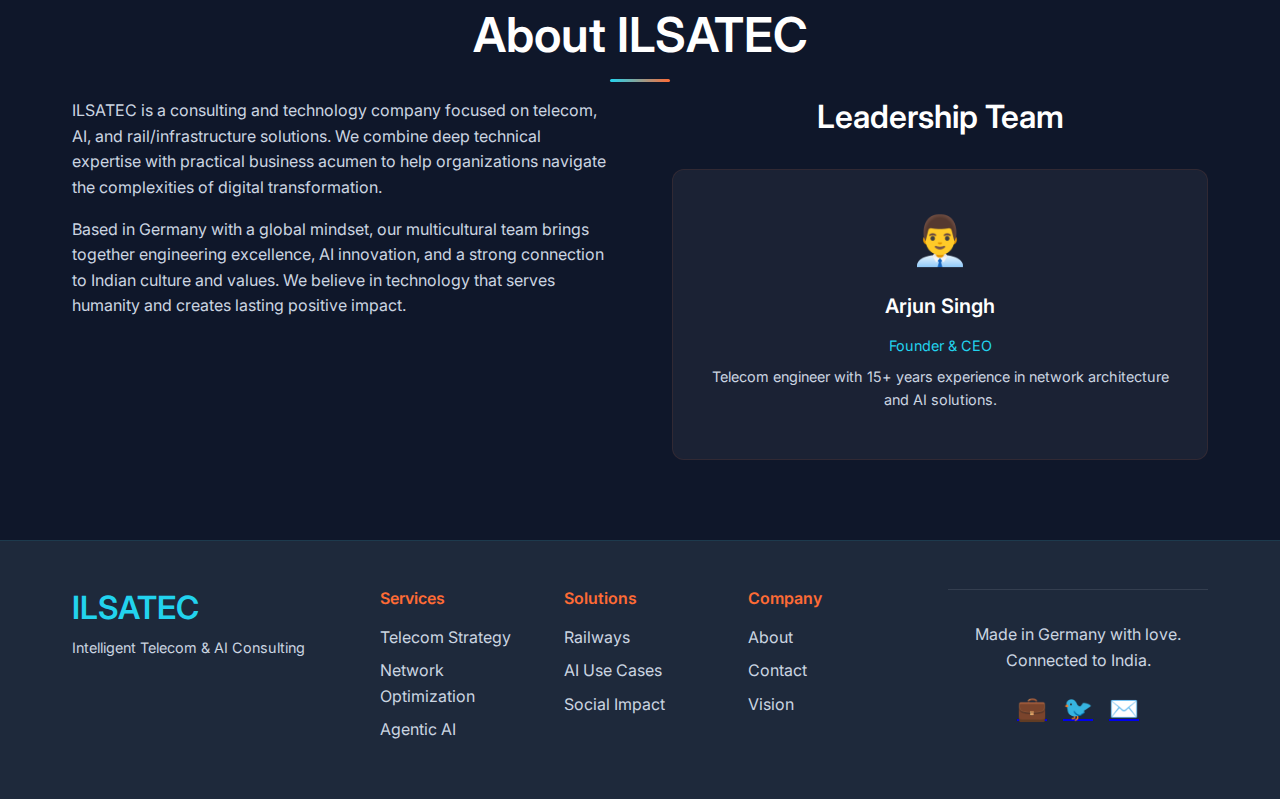
<file: plain/index.html>
<!DOCTYPE html>
<html lang="en">

<head>
    <meta charset="UTF-8">
    <meta name="viewport" content="width=device-width, initial-scale=1.0">
    <meta name="description"
        content="ILSATEC - Intelligent Telecom & AI Consulting. Building intelligent telecom solutions with agentic AI for networks, railways, and critical infrastructure.">
    <meta name="keywords"
        content="telecom consulting, AI solutions, agentic AI, network optimization, railway technology, Germany, India">
    <title>ILSATEC - Intelligent Telecom & AI Consulting</title>
    <link rel="stylesheet" href="style.css">
    <link
        href="https://fonts.googleapis.com/css2?family=Inter:wght@300;400;500;600;700&family=JetBrains+Mono&display=swap"
        rel="stylesheet">
</head>

<body>
    <!-- Navigation -->
    <nav class="navbar">
        <div class="nav-container">
            <div class="nav-brand">
                <span class="brand-text">ILSATEC</span>
                <span class="brand-tagline">Intelligent Telecom & AI</span>
            </div>
            <ul class="nav-menu">
                <li><a href="#home">Home</a></li>
                <li><a href="#vision">Vision</a></li>
                <li><a href="#services">Services</a></li>
                <li><a href="#ai">Agentic AI</a></li>
                <li><a href="#railways">Railways</a></li>
                <li><a href="#usecases">Use Cases</a></li>
                <li><a href="#impact">Social Impact</a></li>
                <li><a href="#about">About</a></li>
                <li><a href="contact.html" class="cta-nav">Contact</a></li>
            </ul>
            <div class="hamburger">
                <span></span>
                <span></span>
                <span></span>
            </div>
        </div>
    </nav>

    <!-- Hero Section -->
    <section id="home" class="hero">
        <div class="hero-content">
            <h1 class="hero-title">
                Building Intelligent Telecom & AI Solutions
                <span class="hero-accent">– Made in Germany with Love</span>
            </h1>
            <p class="hero-subtitle">
                ILSATEC partners with operators, railways, and enterprises to design, build, and operate
                high-performance networks powered by <strong>agentic AI</strong>, data, and a deep understanding of
                people.
            </p>
            <div class="hero-buttons">
                <a href="contact.html" class="btn btn-primary">Talk to an Expert</a>
                <a href="#ai" class="btn btn-secondary">Explore AI Use Cases</a>
            </div>
            <p class="hero-support">Trusted consulting for telecom, rail, and critical infrastructure.</p>
        </div>
        <div class="hero-visual">
            <!-- Network connectivity illustration placeholder -->
            <div class="network-graphic">
                <div class="node central"></div>
                <div class="node edge"></div>
                <div class="node edge"></div>
                <div class="node edge"></div>
                <div class="connection"></div>
                <div class="connection"></div>
                <div class="connection"></div>
            </div>
        </div>
    </section>

    <!-- Vision & Mission Section -->
    <section id="vision" class="vision-mission">
        <div class="container">
            <h2 class="section-title">Vision & Mission</h2>
            <div class="vision-grid">
                <div class="vision-card">
                    <h3>Our Vision</h3>
                    <p>Our vision is to create a world where every connection is intelligent, resilient, and
                        human-centric – enabling people, businesses, and societies to thrive in a hyper-connected
                        future.</p>
                </div>
                <div class="mission-card">
                    <h3>Our Mission</h3>
                    <p>Our mission is to help telecoms, railways, and infrastructure providers design and operate
                        smarter networks using AI, automation, and engineering excellence. We combine German quality,
                        global experience, and a strong ethical compass to deliver solutions that are reliable, secure,
                        and sustainable.</p>
                </div>
            </div>
            <div class="core-values">
                <h3>Core Values</h3>
                <div class="values-grid">
                    <div class="value-item">
                        <div class="value-icon">🚀</div>
                        <h4>Innovation</h4>
                        <p>Pushing boundaries with cutting-edge AI and telecom solutions</p>
                    </div>
                    <div class="value-item">
                        <div class="value-icon">🛡️</div>
                        <h4>Integrity</h4>
                        <p>Building trust through transparency and ethical practices</p>
                    </div>
                    <div class="value-item">
                        <div class="value-icon">💡</div>
                        <h4>Impact</h4>
                        <p>Creating meaningful change for people and communities</p>
                    </div>
                    <div class="value-item">
                        <div class="value-icon">🤝</div>
                        <h4>Collaboration</h4>
                        <p>Working together to achieve extraordinary results</p>
                    </div>
                </div>
            </div>
        </div>
    </section>

    <!-- Services Section -->
    <section id="services" class="services">
        <div class="container">
            <h2 class="section-title">What We Do</h2>
            <p class="section-subtitle">Telecom & Consulting Excellence</p>
            <div class="services-grid">
                <div class="service-card">
                    <div class="service-icon">🏗️</div>
                    <h3>Telecom Strategy & Architecture</h3>
                    <p>From 4G/5G to cloud-native cores, we design end-to-end architectures that balance performance,
                        cost, and future-proof flexibility.</p>
                </div>
                <div class="service-card">
                    <div class="service-icon">📊</div>
                    <h3>Network Planning & Optimization</h3>
                    <p>We use data-driven methods and AI-assisted tools to optimize coverage, capacity, and quality of
                        experience.</p>
                </div>
                <div class="service-card">
                    <div class="service-icon">⚙️</div>
                    <h3>Operations & Automation</h3>
                    <p>We help build autonomous, intent-driven operations with agentic AI, zero-touch workflows, and
                        closed-loop assurance.</p>
                </div>
                <div class="service-card">
                    <div class="service-icon">🔗</div>
                    <h3>Digital Platforms & Integration</h3>
                    <p>From APIs to OSS/BSS integration, we connect your legacy assets with modern digital platforms.
                    </p>
                </div>
            </div>
            <p class="services-note">We work with operators, vendors, and enterprises as a neutral, trusted advisor.</p>
        </div>
    </section>

    <!-- Agentic AI Section -->
    <section id="ai" class="agentic-ai">
        <div class="container">
            <h2 class="section-title">Agentic AI: From Data to Decisions</h2>
            <div class="ai-content">
                <div class="ai-text">
                    <p>Agentic AI represents the next evolution in artificial intelligence – systems that don't just
                        analyze data, but actively sense, understand, decide, and learn to optimize network operations
                        and business outcomes.</p>
                    <p>In telecom, agentic AI transforms reactive maintenance into proactive optimization, turning
                        network data into actionable intelligence that improves reliability, reduces costs, and enhances
                        customer experience.</p>
                    <p>Our approach combines deep telecom domain knowledge with cutting-edge AI capabilities to deliver
                        practical, production-ready solutions that operators can trust.</p>
                </div>
                <div class="ai-workflow">
                    <h3>The Agentic AI Workflow</h3>
                    <div class="workflow-steps">
                        <div class="step">
                            <div class="step-number">1</div>
                            <h4>Sense</h4>
                            <p>Ingest network, IT, and business data in real time</p>
                        </div>
                        <div class="step">
                            <div class="step-number">2</div>
                            <h4>Understand</h4>
                            <p>Use AI agents for diagnosis, pattern recognition, and prediction</p>
                        </div>
                        <div class="step">
                            <div class="step-number">3</div>
                            <h4>Decide</h4>
                            <p>Recommend or execute actions aligned with operator intent</p>
                        </div>
                        <div class="step">
                            <div class="step-number">4</div>
                            <h4>Learn</h4>
                            <p>Continuously improve from feedback and outcomes</p>
                        </div>
                    </div>
                </div>
            </div>
            <div class="ai-usecases">
                <h3>Use Cases</h3>
                <div class="usecase-grid">
                    <div class="usecase-item">🔍 Root cause analysis & anomaly detection</div>
                    <div class="usecase-item">🎫 Automated ticketing & remediation</div>
                    <div class="usecase-item">📈 SLA assurance & service analytics</div>
                    <div class="usecase-item">📊 Network capacity planning and optimization</div>
                </div>
            </div>
        </div>
    </section>

    <!-- AI in Railways Section -->
    <section id="railways" class="railways">
        <div class="container">
            <h2 class="section-title">AI in Railways & Critical Infrastructure</h2>
            <div class="railways-content">
                <div class="railways-text">
                    <p>Railways demand uncompromising reliability and safety. Our AI solutions bring telecom-grade
                        intelligence to rail operations, enabling predictive maintenance, real-time monitoring, and
                        intelligent decision-making that keeps passengers safe and operations efficient.</p>
                    <div class="railway-features">
                        <div class="feature">
                            <h4>🚂 Predictive maintenance for rolling stock and track assets</h4>
                            <p>AI-powered analysis of sensor data to predict failures before they occur</p>
                        </div>
                        <div class="feature">
                            <h4>📡 Real-time monitoring of communications and signaling networks</h4>
                            <p>Continuous oversight of critical rail communication systems</p>
                        </div>
                        <div class="feature">
                            <h4>👥 Passenger information and incident management with AI assistants</h4>
                            <p>Intelligent systems for passenger services and emergency response</p>
                        </div>
                        <div class="feature">
                            <h4>⚡ Energy optimization and safety analytics</h4>
                            <p>Efficient power management and comprehensive safety monitoring</p>
                        </div>
                    </div>
                    <p class="railways-tagline">We bring telecom-grade reliability and AI innovation into rail and
                        mission-critical environments.</p>
                </div>
                <div class="railways-visual">
                    <!-- Railway illustration placeholder -->
                    <div class="train-graphic">
                        <div class="track"></div>
                        <div class="train"></div>
                        <div class="signals"></div>
                    </div>
                </div>
            </div>
        </div>
    </section>

    <!-- AI Use Cases Section -->
    <section id="usecases" class="usecases">
        <div class="container">
            <h2 class="section-title">AI Use Cases Library</h2>
            <p class="section-subtitle">Practical AI Solutions for Telecom & Infrastructure</p>
            <div class="usecases-grid">
                <div class="usecase-card">
                    <div class="usecase-icon">🌐</div>
                    <h3>Network & IT Operations</h3>
                    <p>Automated network configuration, fault detection, and performance optimization using AI-driven
                        insights and self-healing systems.</p>
                </div>
                <div class="usecase-card">
                    <div class="usecase-icon">👤</div>
                    <h3>Customer Experience</h3>
                    <p>Personalized service recommendations, proactive issue resolution, and intelligent chatbots that
                        understand context and intent.</p>
                </div>
                <div class="usecase-card">
                    <div class="usecase-icon">🔒</div>
                    <h3>Security & Fraud Detection</h3>
                    <p>Real-time threat analysis, anomaly detection in network traffic, and automated response to
                        security incidents.</p>
                </div>
                <div class="usecase-card">
                    <div class="usecase-icon">👷</div>
                    <h3>Field Workforce Support</h3>
                    <p>AI-powered scheduling, route optimization, and augmented reality assistance for field technicians
                        and engineers.</p>
                </div>
                <div class="usecase-card">
                    <div class="usecase-icon">📊</div>
                    <h3>Business Intelligence</h3>
                    <p>Automated reporting, predictive analytics, and strategic insights derived from network and
                        operational data.</p>
                </div>
                <div class="usecase-card">
                    <div class="usecase-icon">🚆</div>
                    <h3>Railway Asset Management</h3>
                    <p>Predictive maintenance scheduling, track condition monitoring, and rolling stock lifecycle
                        optimization.</p>
                </div>
            </div>
        </div>
    </section>

    <!-- Social Impact Section -->
    <section id="impact" class="social-impact">
        <div class="container">
            <h2 class="section-title">Our Social and Society Work</h2>
            <p class="impact-intro">Technology means little if it does not serve people. At ILSATEC, we actively support
                initiatives that protect life, culture, and dignity.</p>

            <div class="impact-content">
                <div class="impact-text">
                    <h3>Supporting Gaoshala & Seva Sansthan in India</h3>
                    <div class="impact-initiatives">
                        <div class="initiative">
                            <h4>🐄 Gaoshala Initiatives</h4>
                            <p>We contribute to Gaoshala initiatives that protect and care for cows, supporting
                                traditional rural livelihoods and sustainable agriculture.</p>
                        </div>
                        <div class="initiative">
                            <h4>🤝 Seva Sansthan Organizations</h4>
                            <p>We support Seva Sansthan organizations focused on education, healthcare, and community
                                upliftment for those in need.</p>
                        </div>
                    </div>
                    <p class="impact-tagline">Made in Germany with love – and with a heart that beats for India.</p>
                </div>
                <div class="impact-visual">
                    <!-- Social impact illustration placeholder -->
                    <div class="heart-map">
                        <div class="heart"></div>
                        <div class="map-connection"></div>
                    </div>
                </div>
            </div>
        </div>
    </section>

    <!-- Why ILSATEC Section -->
    <section class="why-ilsatec">
        <div class="container">
            <h2 class="section-title">Why ILSATEC?</h2>
            <div class="comparison-table">
                <div class="table-header">
                    <div class="aspect">Aspect</div>
                    <div class="ilsatec">ILSATEC Approach</div>
                    <div class="typical">Typical Consulting Firm</div>
                </div>
                <div class="table-row">
                    <div class="aspect">Domain Focus</div>
                    <div class="ilsatec">Deep telecom, rail, and infrastructure expertise</div>
                    <div class="typical">Generalist across many industries</div>
                </div>
                <div class="table-row">
                    <div class="aspect">AI Maturity</div>
                    <div class="ilsatec">Practical agentic AI solutions, not buzzwords</div>
                    <div class="typical">PowerPoint-level AI, little implementation</div>
                </div>
                <div class="table-row">
                    <div class="aspect">Engagement Style</div>
                    <div class="ilsatec">Hands-on, engineering-driven, co-creation with clients</div>
                    <div class="typical">Top-down, slide-heavy, limited execution</div>
                </div>
                <div class="table-row">
                    <div class="aspect">Social Responsibility</div>
                    <div class="ilsatec">Supports Gaoshala and Seva initiatives in India</div>
                    <div class="typical">CSR often abstract or distant</div>
                </div>
            </div>
        </div>
    </section>

    <!-- About Section -->
    <section id="about" class="about">
        <div class="container">
            <h2 class="section-title">About ILSATEC</h2>
            <div class="about-content">
                <div class="about-text">
                    <p>ILSATEC is a consulting and technology company focused on telecom, AI, and rail/infrastructure
                        solutions. We combine deep technical expertise with practical business acumen to help
                        organizations navigate the complexities of digital transformation.</p>
                    <p>Based in Germany with a global mindset, our multicultural team brings together engineering
                        excellence, AI innovation, and a strong connection to Indian culture and values. We believe in
                        technology that serves humanity and creates lasting positive impact.</p>
                </div>
                <div class="team-preview">
                    <h3>Leadership Team</h3>
                    <div class="team-member">
                        <div class="member-avatar">👨‍💼</div>
                        <h4>Arjun Singh</h4>
                        <p class="member-title">Founder & CEO</p>
                        <p class="member-bio">Telecom engineer with 15+ years experience in network architecture and AI
                            solutions.</p>
                    </div>
                </div>
            </div>
        </div>
    </section>

    <!-- Footer -->
    <footer class="footer">
        <div class="container">
            <div class="footer-content">
                <div class="footer-brand">
                    <h3>ILSATEC</h3>
                    <p>Intelligent Telecom & AI Consulting</p>
                </div>
                <div class="footer-links">
                    <div class="link-group">
                        <h4>Services</h4>
                        <a href="#services">Telecom Strategy</a>
                        <a href="#services">Network Optimization</a>
                        <a href="#ai">Agentic AI</a>
                    </div>
                    <div class="link-group">
                        <h4>Solutions</h4>
                        <a href="#railways">Railways</a>
                        <a href="#usecases">AI Use Cases</a>
                        <a href="#impact">Social Impact</a>
                    </div>
                    <div class="link-group">
                        <h4>Company</h4>
                        <a href="#about">About</a>
                        <a href="contact.html">Contact</a>
                        <a href="#vision">Vision</a>
                    </div>
                </div>
                <div class="footer-bottom">
                    <p>Made in Germany with love. Connected to India.</p>
                    <div class="social-links">
                        <a href="#" aria-label="LinkedIn">💼</a>
                        <a href="#" aria-label="Twitter">🐦</a>
                        <a href="#" aria-label="Email">✉️</a>
                    </div>
                </div>
            </div>
        </div>
    </footer>

    <script src="script.js"></script>
</body>

</html>
</file>
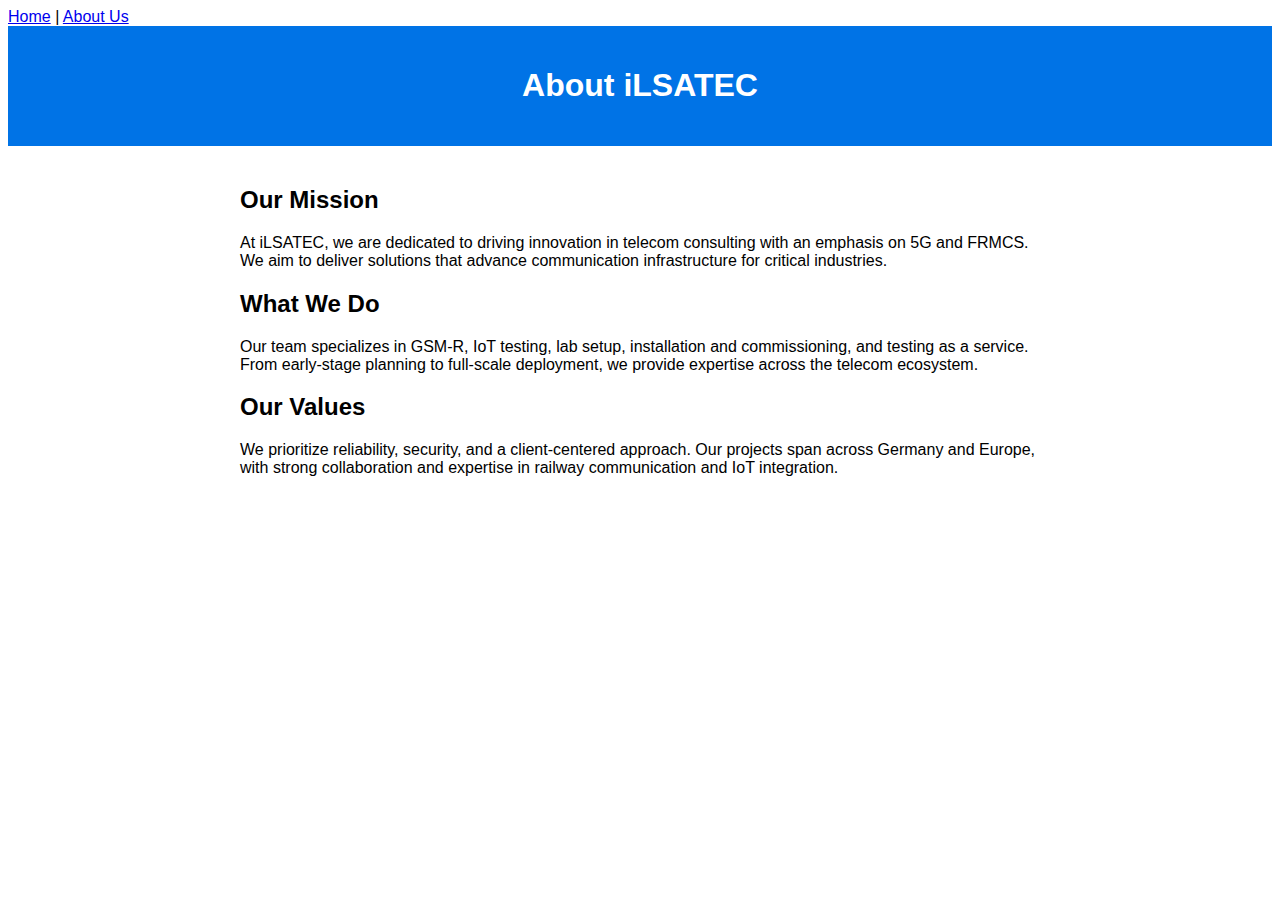
<file: about.html>
<!DOCTYPE html>
<html lang="en">
<head><nav>
    <a href="index.html">Home</a> | 
    <a href="about.html">About Us</a>
</nav>
    <meta charset="UTF-8">
    <meta name="viewport" content="width=device-width, initial-scale=1.0">
    <title>About Us - iLSATEC</title>
    <style>
        body { font-family: Arial, sans-serif; }
        .container { max-width: 800px; margin: auto; padding: 20px; }
        header { text-align: center; padding: 20px; background: #0073e6; color: #fff; }
    </style>
</head>
<body>
    <header>
        <h1>About iLSATEC</h1>
    </header>
    <div class="container">
        <h2>Our Mission</h2>
        <p>At iLSATEC, we are dedicated to driving innovation in telecom consulting with an emphasis on 5G and FRMCS. We aim to deliver solutions that advance communication infrastructure for critical industries.</p>

        <h2>What We Do</h2>
        <p>Our team specializes in GSM-R, IoT testing, lab setup, installation and commissioning, and testing as a service. From early-stage planning to full-scale deployment, we provide expertise across the telecom ecosystem.</p>

        <h2>Our Values</h2>
        <p>We prioritize reliability, security, and a client-centered approach. Our projects span across Germany and Europe, with strong collaboration and expertise in railway communication and IoT integration.</p>
    </div>
</body>
</html>
</file>
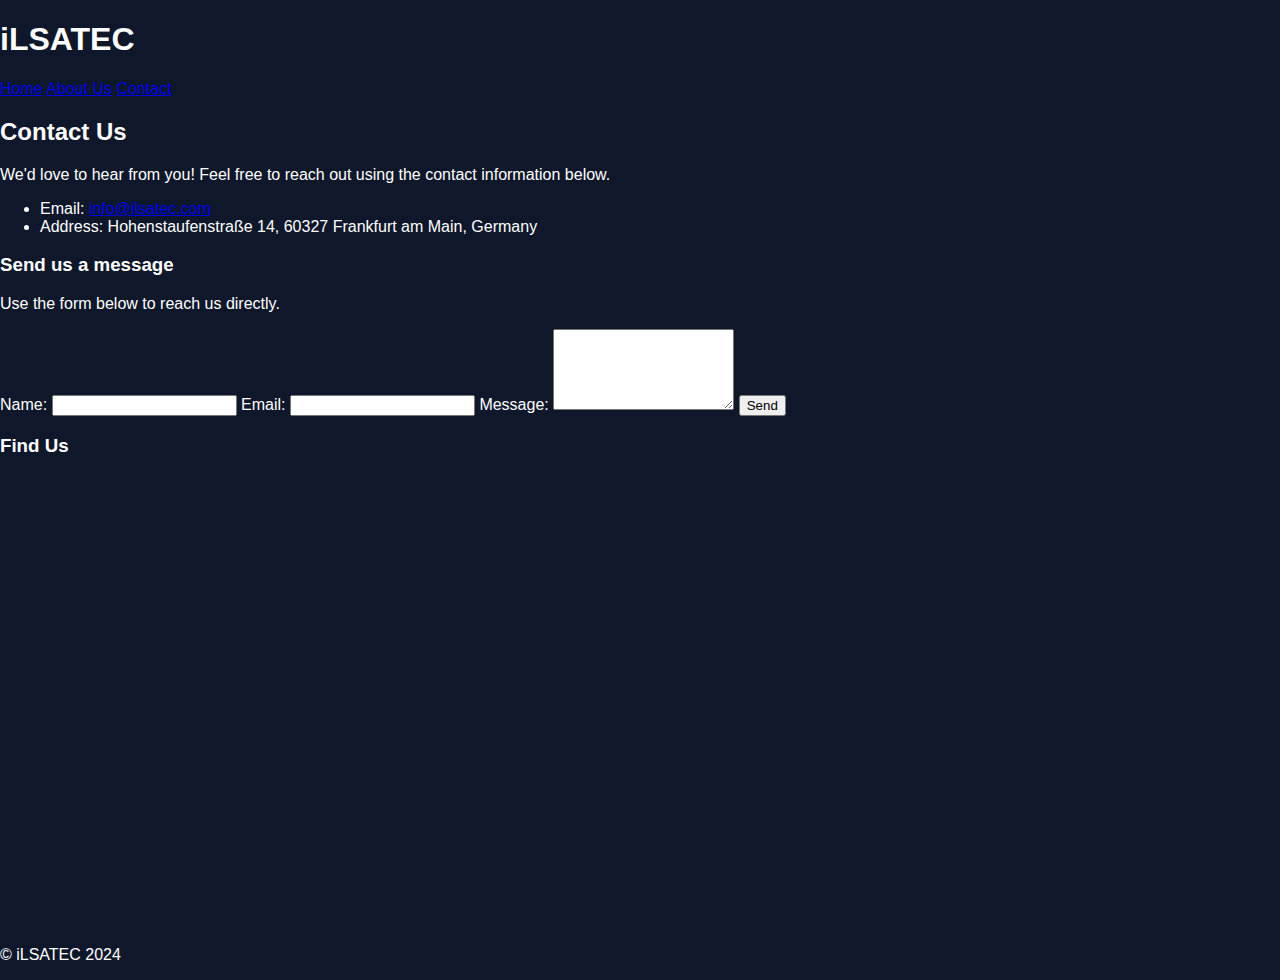
<file: contact.html>
<!DOCTYPE html>
<html lang="en">
<head>
    <meta charset="UTF-8">
    <meta name="viewport" content="width=device-width, initial-scale=1.0">
    <title>iLSATEC - Contact Us</title>
    <link rel="stylesheet" href="style.css">
</head>
<body>
    <header>
        <h1>iLSATEC</h1>
        <nav>
            <a href="index.html">Home</a>
            <a href="about.html">About Us</a>
            <a href="contact.html">Contact</a>
        </nav>
    </header>
    <main>
        <h2>Contact Us</h2>
        <section class="contact-info">
            <p>We'd love to hear from you! Feel free to reach out using the contact information below.</p>
            <ul>
                <li>Email: <a href="mailto:info@ilsatec.com">info@ilsatec.com</a></li>
                <li>Address: Hohenstaufenstraße 14, 60327 Frankfurt am Main, Germany</li>
            </ul>
        </section>
        
      <section class="contact-form">
    <h3>Send us a message</h3>
    <p>Use the form below to reach us directly.</p>
    <form action="https://formsubmit.co/info@ilsatec.com" method="POST">
        <!-- Email setup and redirect URL to thank you page -->
        <input type="hidden" name="_subject" value="New Contact Form Submission">
        <input type="hidden" name="_next" value="https://ilsatec.com/thankyou.html">
        
        <label for="name">Name:</label>
        <input type="text" id="name" name="name" required>

        <label for="email">Email:</label>
        <input type="email" id="email" name="email" required>

        <label for="message">Message:</label>
        <textarea id="message" name="message" rows="5" required></textarea>

        <button type="submit">Send</button>
    </form>
</section>

        
       <section class="map">
    <h3>Find Us</h3>
    <iframe
        src="https://www.google.com/maps/embed?pb=!1m18!1m12!1m3!1d2628.105920614049!2d8.661967815673347!3d50.104076479428176!2m3!1f0!2f0!3f0!3m2!1i1024!2i768!4f13.1!3m3!1m2!1s0x47bdebd83e2f4bdb%3A0x4b1602d5ec94eeda!2sHohenstaufenstra%C3%9Fe%2014%2C%2060327%20Frankfurt%20am%20Main%2C%20Germany!5e0!3m2!1sen!2sde!4v1671180450065!5m2!1sen!2sde"
        width="100%"
        height="450"
        frameborder="0"
        style="border:0;"
        allowfullscreen=""
        aria-hidden="false"
        tabindex="0">
    </iframe>
</section>

    </main>
    
    <footer>
        <p>&copy; iLSATEC 2024</p>
    </footer>
</body>
</html>
</file>
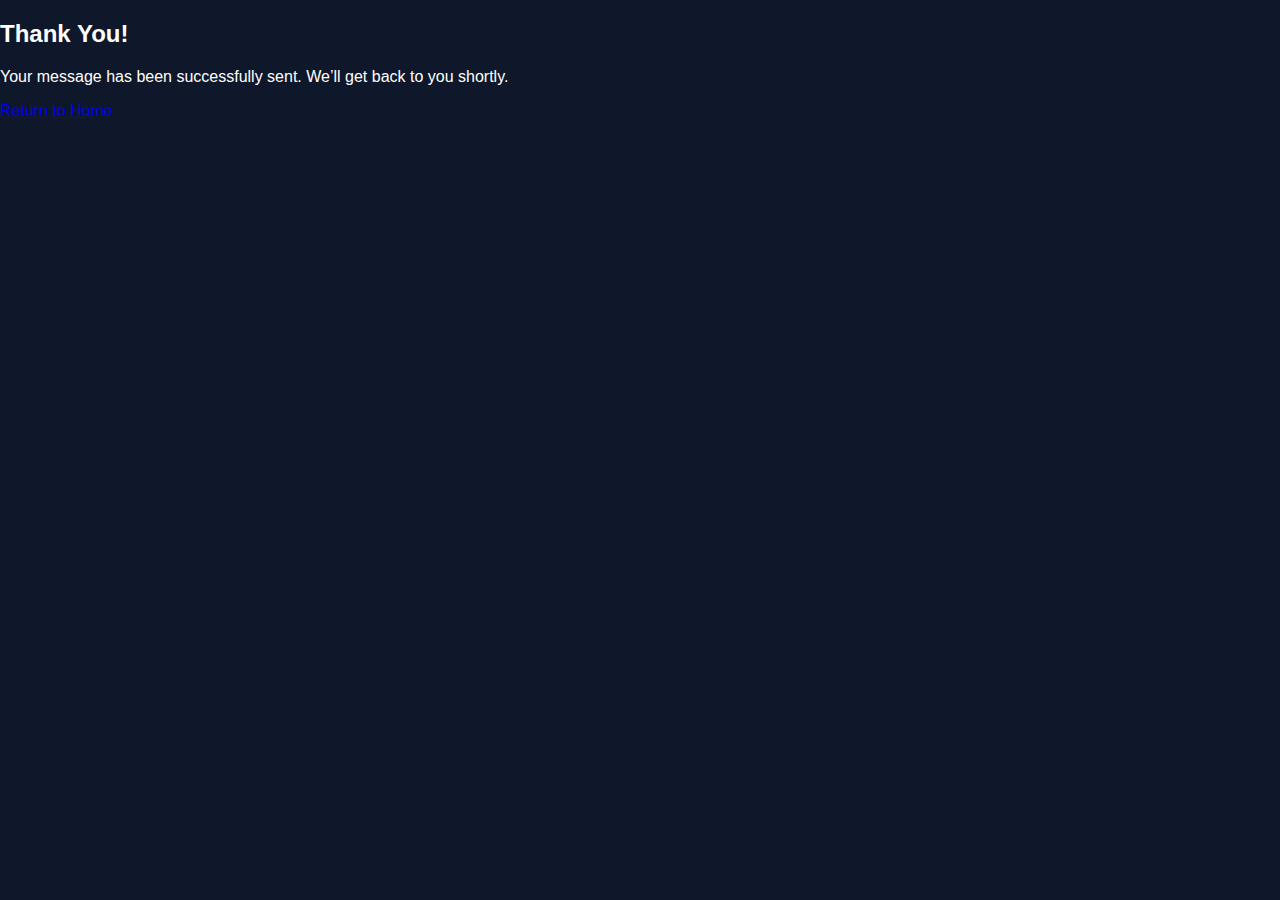
<file: thankyou.html>
<!DOCTYPE html>
<html lang="en">
<head>
    <meta charset="UTF-8">
    <meta name="viewport" content="width=device-width, initial-scale=1.0">
    <title>Thank You!</title>
    <link rel="stylesheet" href="style.css">
</head>
<body>
    <main>
        <h2>Thank You!</h2>
        <p>Your message has been successfully sent. We’ll get back to you shortly.</p>
        <a href="index.html">Return to Home</a>
    </main>
</body>
</html>
</file>
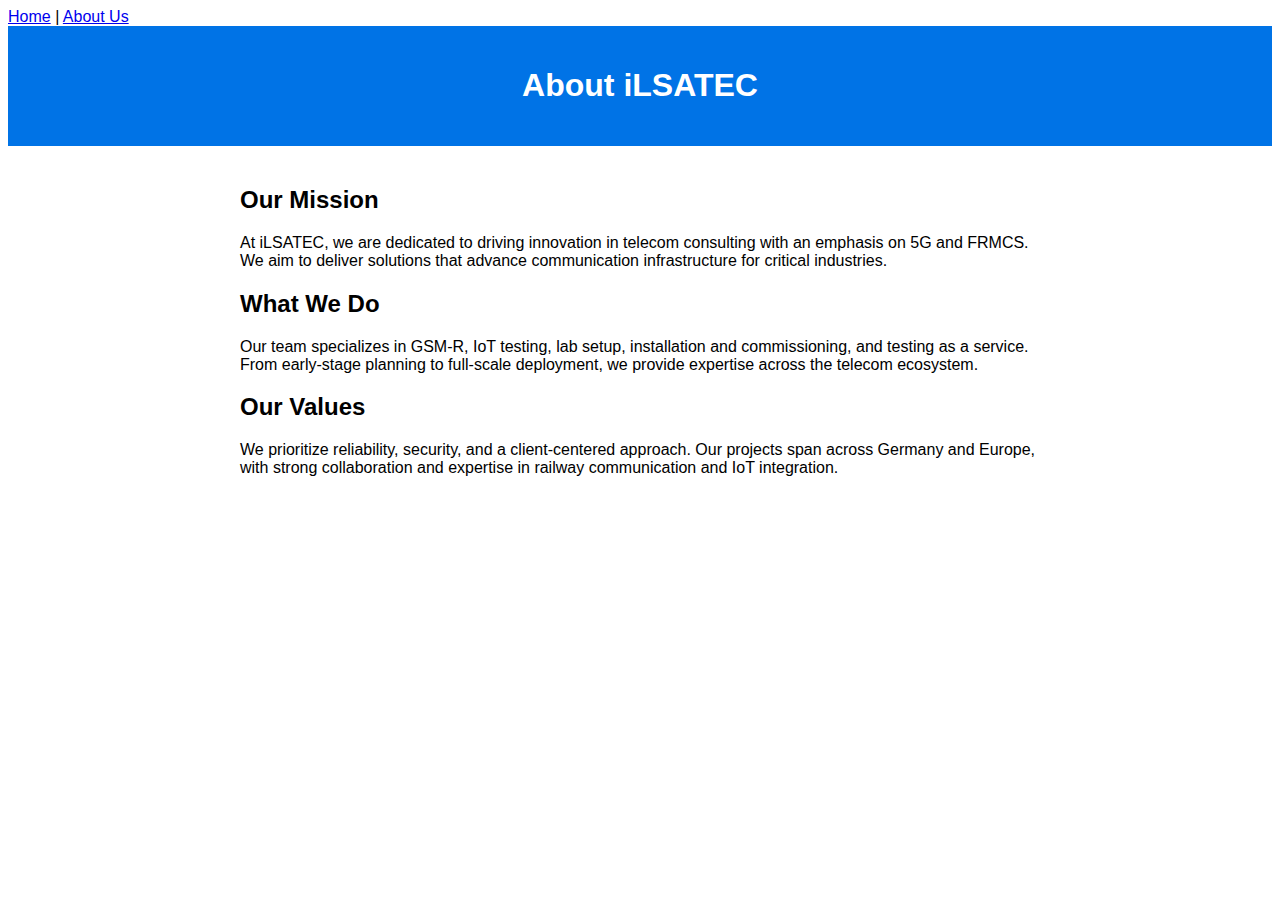
<file: plain/about.html>
<!DOCTYPE html>
<html lang="en">

<head>
    <nav>
        <a href="index.html">Home</a> |
        <a href="about.html">About Us</a>
    </nav>
    <meta charset="UTF-8">
    <meta name="viewport" content="width=device-width, initial-scale=1.0">
    <title>About Us - iLSATEC</title>
    <style>
        body {
            font-family: Arial, sans-serif;
        }

        .container {
            max-width: 800px;
            margin: auto;
            padding: 20px;
        }

        header {
            text-align: center;
            padding: 20px;
            background: #0073e6;
            color: #fff;
        }
    </style>
</head>

<body>
    <header>
        <h1>About iLSATEC</h1>
    </header>
    <div class="container">
        <h2>Our Mission</h2>
        <p>At iLSATEC, we are dedicated to driving innovation in telecom consulting with an emphasis on 5G and FRMCS. We
            aim to deliver solutions that advance communication infrastructure for critical industries.</p>

        <h2>What We Do</h2>
        <p>Our team specializes in GSM-R, IoT testing, lab setup, installation and commissioning, and testing as a
            service. From early-stage planning to full-scale deployment, we provide expertise across the telecom
            ecosystem.</p>

        <h2>Our Values</h2>
        <p>We prioritize reliability, security, and a client-centered approach. Our projects span across Germany and
            Europe, with strong collaboration and expertise in railway communication and IoT integration.</p>
    </div>
</body>

</html>
</file>
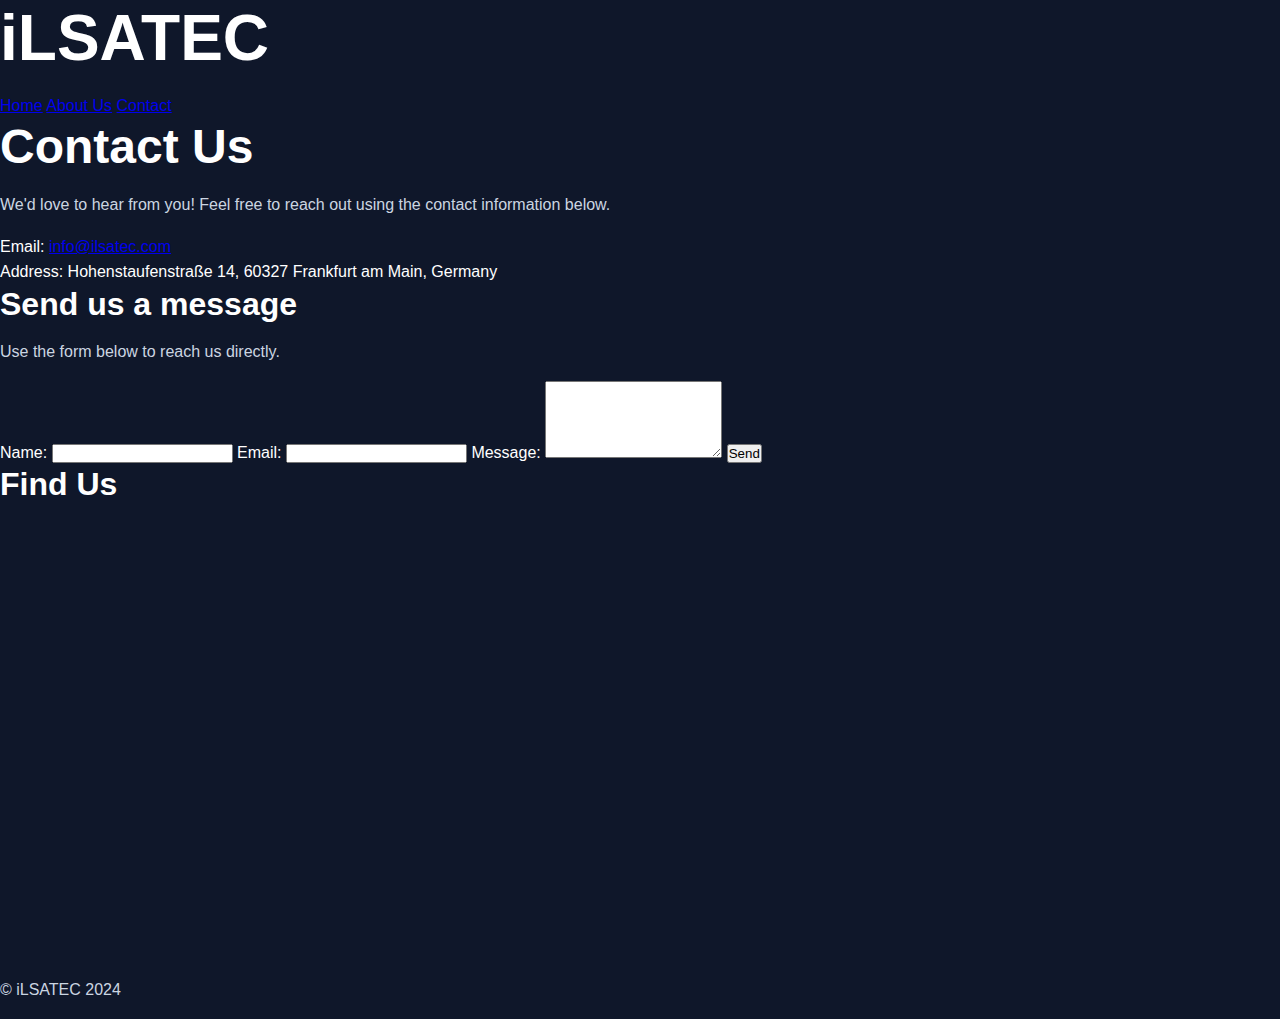
<file: plain/contact.html>
<!DOCTYPE html>
<html lang="en">

<head>
    <meta charset="UTF-8">
    <meta name="viewport" content="width=device-width, initial-scale=1.0">
    <title>iLSATEC - Contact Us</title>
    <link rel="stylesheet" href="style.css">
</head>

<body>
    <header>
        <h1>iLSATEC</h1>
        <nav>
            <a href="index.html">Home</a>
            <a href="about.html">About Us</a>
            <a href="contact.html">Contact</a>
        </nav>
    </header>
    <main>
        <h2>Contact Us</h2>
        <section class="contact-info">
            <p>We'd love to hear from you! Feel free to reach out using the contact information below.</p>
            <ul>
                <li>Email: <a href="mailto:info@ilsatec.com">info@ilsatec.com</a></li>
                <li>Address: Hohenstaufenstraße 14, 60327 Frankfurt am Main, Germany</li>
            </ul>
        </section>

        <section class="contact-form">
            <h3>Send us a message</h3>
            <p>Use the form below to reach us directly.</p>
            <form action="https://formsubmit.co/info@ilsatec.com" method="POST">
                <!-- Email setup and redirect URL to thank you page -->
                <input type="hidden" name="_subject" value="New Contact Form Submission">
                <input type="hidden" name="_next" value="https://ilsatec.com/thankyou.html">

                <label for="name">Name:</label>
                <input type="text" id="name" name="name" required>

                <label for="email">Email:</label>
                <input type="email" id="email" name="email" required>

                <label for="message">Message:</label>
                <textarea id="message" name="message" rows="5" required></textarea>

                <button type="submit">Send</button>
            </form>
        </section>


        <section class="map">
            <h3>Find Us</h3>
            <iframe
                src="https://www.google.com/maps/embed?pb=!1m18!1m12!1m3!1d2628.105920614049!2d8.661967815673347!3d50.104076479428176!2m3!1f0!2f0!3f0!3m2!1i1024!2i768!4f13.1!3m3!1m2!1s0x47bdebd83e2f4bdb%3A0x4b1602d5ec94eeda!2sHohenstaufenstra%C3%9Fe%2014%2C%2060327%20Frankfurt%20am%20Main%2C%20Germany!5e0!3m2!1sen!2sde!4v1671180450065!5m2!1sen!2sde"
                width="100%" height="450" frameborder="0" style="border:0;" allowfullscreen="" aria-hidden="false"
                tabindex="0">
            </iframe>
        </section>

    </main>

    <footer>
        <p>&copy; iLSATEC 2024</p>
    </footer>
</body>

</html>
</file>
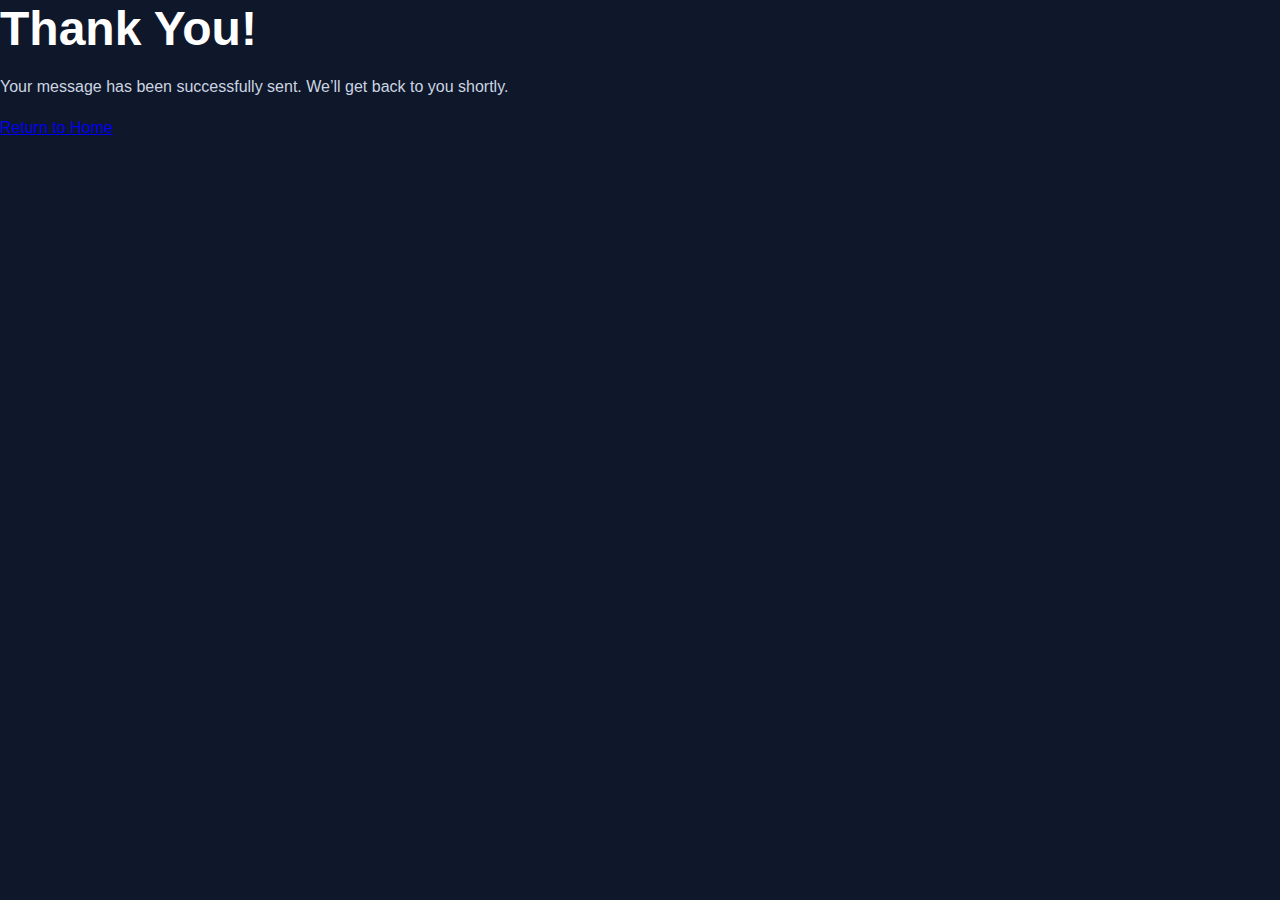
<file: plain/thankyou.html>
<!DOCTYPE html>
<html lang="en">

<head>
    <meta charset="UTF-8">
    <meta name="viewport" content="width=device-width, initial-scale=1.0">
    <title>Thank You!</title>
    <link rel="stylesheet" href="style.css">
</head>

<body>
    <main>
        <h2>Thank You!</h2>
        <p>Your message has been successfully sent. We’ll get back to you shortly.</p>
        <a href="index.html">Return to Home</a>
    </main>
</body>

</html>
</file>
<file: gaushala/style.css>
/* ============================================
   GAUSHALA - CSS STYLING
   Sacred Shelter for Cows
   ============================================ */

:root {
    --primary-dark: #0D2B2B;
    --primary-green: #1B5E5E;
    --primary-light: #2D8B8B;
    --accent-cyan: #00D4D4;
    --accent-gold: #D4AF37;
    --accent-orange: #FF6B35;
    --text-light: #FFFFFF;
    --text-gray: #C0C0C0;
    --text-gray-dark: #808080;
    --bg-light: #F5F5F5;
    --shadow: 0 4px 15px rgba(0, 0, 0, 0.1);
    --shadow-lg: 0 20px 50px rgba(0, 0, 0, 0.15);
    --transition: all 0.4s cubic-bezier(0.4, 0, 0.2, 1);
}

* {
    margin: 0;
    padding: 0;
    box-sizing: border-box;
}

html {
    scroll-behavior: smooth;
}

body {
    font-family: 'Poppins', sans-serif;
    line-height: 1.6;
    color: var(--text-light);
    background: var(--primary-dark);
    overflow-x: hidden;
}

h1,
h2,
h3,
h4,
h5,
h6 {
    font-family: 'Playfair Display', serif;
    font-weight: 700;
    line-height: 1.2;
    margin-bottom: 1rem;
}

h1 {
    font-size: clamp(2.5rem, 5vw, 4rem);
}

h2 {
    font-size: clamp(2rem, 4vw, 3rem);
}

h3 {
    font-size: clamp(1.5rem, 3vw, 2rem);
}

p {
    margin-bottom: 1rem;
    color: var(--text-gray);
    font-size: 1.05rem;
}

.container {
    max-width: 1200px;
    margin: 0 auto;
    padding: 0 2rem;
}

/* ============================================
   NAVIGATION
   ============================================ */

.navbar {
    position: fixed;
    top: 0;
    left: 0;
    right: 0;
    background: rgba(13, 43, 43, 0.98);
    backdrop-filter: blur(10px);
    border-bottom: 1px solid rgba(0, 212, 212, 0.2);
    z-index: 1000;
    transition: var(--transition);
}

.nav-container {
    max-width: 1200px;
    margin: 0 auto;
    padding: 0 2rem;
    display: flex;
    justify-content: space-between;
    align-items: center;
    height: 70px;
}

.nav-brand {
    display: flex;
    align-items: center;
    gap: 0.75rem;
}

.brand-logo {
    font-size: 2rem;
    animation: bounce 2s ease-in-out infinite;
}

@keyframes bounce {

    0%,
    100% {
        transform: translateY(0);
    }

    50% {
        transform: translateY(-8px);
    }
}

.brand-text {
    font-size: 1.5rem;
    font-weight: 700;
    color: var(--accent-cyan);
    letter-spacing: 0.05em;
}

.brand-tagline {
    font-size: 0.75rem;
    color: var(--text-gray);
    font-weight: 400;
}

.nav-menu {
    display: flex;
    list-style: none;
    gap: 2.5rem;
    align-items: center;
}

.nav-menu a {
    color: var(--text-gray);
    text-decoration: none;
    font-weight: 500;
    transition: var(--transition);
    position: relative;
    font-size: 0.95rem;
}

.nav-menu a:hover,
.nav-menu a.active {
    color: var(--accent-cyan);
}

.nav-menu a::after {
    content: '';
    position: absolute;
    bottom: -5px;
    left: 0;
    width: 0;
    height: 2px;
    background: var(--accent-cyan);
    transition: var(--transition);
}

.nav-menu a:hover::after,
.nav-menu a.active::after {
    width: 100%;
}

.nav-back {
    background: rgba(0, 212, 212, 0.15);
    padding: 0.5rem 1rem;
    border-radius: 50px;
    border: 1px solid var(--accent-cyan);
}

.nav-back:hover {
    background: var(--accent-cyan);
    color: var(--primary-dark);
}

.hamburger {
    display: none;
    flex-direction: column;
    cursor: pointer;
    gap: 5px;
}

.hamburger span {
    width: 25px;
    height: 3px;
    background: var(--accent-cyan);
    border-radius: 2px;
    transition: var(--transition);
}

/* ============================================
   HERO SECTION
   ============================================ */

.hero {
    min-height: 100vh;
    display: flex;
    align-items: center;
    background: linear-gradient(135deg, #0a1f1f 0%, #0d2b2b 50%, #0f3a3a 100%);
    position: relative;
    overflow: hidden;
    padding-top: 70px;
}

.hero::before {
    content: '';
    position: absolute;
    top: -50%;
    right: -20%;
    width: 800px;
    height: 800px;
    background: radial-gradient(circle, rgba(0, 212, 212, 0.1) 0%, transparent 70%);
    animation: float 8s ease-in-out infinite;
    z-index: 1;
}

.hero::after {
    content: '';
    position: absolute;
    bottom: 0;
    left: 0;
    right: 0;
    height: 200px;
    background: linear-gradient(to top, rgba(29, 94, 94, 0.3), transparent);
    z-index: 1;
}

.hero-overlay {
    position: absolute;
    top: 0;
    left: 0;
    right: 0;
    bottom: 0;
    background:
        radial-gradient(circle at 80% 20%, rgba(212, 175, 55, 0.05) 0%, transparent 40%),
        radial-gradient(circle at 20% 80%, rgba(255, 107, 53, 0.05) 0%, transparent 40%);
    z-index: 1;
}

.hero-content {
    position: relative;
    z-index: 2;
    max-width: 900px;
    margin: 0 auto;
    text-align: center;
    padding: 3rem 2rem;
}

.hero-title {
    margin-bottom: 1.5rem;
    line-height: 1.1;
    animation: slideInDown 0.8s ease-out;
}

.hero-accent {
    display: block;
    color: var(--accent-gold);
    font-size: 0.9em;
    margin-top: 0.5rem;
    text-shadow: 0 2px 10px rgba(212, 175, 55, 0.3);
}

.hero-subtitle {
    font-size: 1.3rem;
    margin-bottom: 3rem;
    max-width: 700px;
    margin-left: auto;
    margin-right: auto;
    line-height: 1.8;
    animation: slideInUp 0.8s ease-out 0.2s both;
}

.hero-buttons {
    display: flex;
    gap: 1.5rem;
    justify-content: center;
    margin-bottom: 4rem;
    flex-wrap: wrap;
    animation: slideInUp 0.8s ease-out 0.4s both;
}

.btn {
    display: inline-block;
    padding: 1.2rem 2.8rem;
    border-radius: 50px;
    text-decoration: none;
    font-weight: 600;
    font-size: 1.05rem;
    transition: all 0.4s cubic-bezier(0.4, 0, 0.2, 1);
    cursor: pointer;
    border: 2px solid transparent;
    box-shadow: 0 4px 15px rgba(0, 0, 0, 0.2);
}

.btn-primary {
    background: linear-gradient(135deg, var(--accent-cyan) 0%, #00B8B8 100%);
    color: var(--primary-dark);
    border-color: var(--accent-cyan);
    font-weight: 700;
}

.btn-primary:hover {
    background: linear-gradient(135deg, var(--accent-gold) 0%, #E6A428 100%);
    color: white;
    transform: translateY(-4px);
    box-shadow: 0 12px 35px rgba(212, 175, 55, 0.4);
    border-color: var(--accent-gold);
}

.btn-secondary {
    background: transparent;
    color: var(--text-light);
    border: 2px solid var(--accent-cyan);
}

.btn-secondary:hover {
    background: var(--accent-cyan);
    color: var(--primary-dark);
    transform: translateY(-4px);
    box-shadow: 0 12px 35px rgba(0, 212, 212, 0.3);
}

.hero-stats {
    display: grid;
    grid-template-columns: repeat(auto-fit, minmax(180px, 1fr));
    gap: 2rem;
    margin-top: 3rem;
    animation: slideInUp 0.8s ease-out 0.6s both;
}

.stat {
    text-align: center;
    padding: 1.5rem;
    background: rgba(0, 212, 212, 0.08);
    border-radius: 12px;
    border: 1px solid rgba(0, 212, 212, 0.2);
}

.stat-number {
    font-size: 2.5rem;
    font-weight: 700;
    color: var(--accent-cyan);
    margin-bottom: 0.5rem;
}

.stat-label {
    color: var(--text-gray);
    font-size: 0.95rem;
}

/* ============================================
   SECTIONS
   ============================================ */

.section-title {
    text-align: center;
    color: var(--text-light);
    margin-bottom: 1rem;
    font-size: clamp(2rem, 5vw, 3rem);
    position: relative;
}

.section-title::after {
    content: '';
    display: block;
    width: 60px;
    height: 3px;
    background: var(--accent-gold);
    margin: 1.5rem auto 0;
    border-radius: 2px;
}

.section-subtitle {
    text-align: center;
    color: var(--text-gray);
    margin-bottom: 3.5rem;
    font-size: 1.1rem;
    font-weight: 300;
}

/* ============================================
   MISSION SECTION
   ============================================ */

.mission {
    padding: 8rem 0;
    background: linear-gradient(135deg, var(--primary-dark) 0%, var(--primary-green) 100%);
}

.mission-grid {
    display: grid;
    grid-template-columns: repeat(auto-fit, minmax(280px, 1fr));
    gap: 2.5rem;
    margin-bottom: 2rem;
}

.mission-card {
    background: rgba(255, 255, 255, 0.05);
    padding: 3rem 2rem;
    border-radius: 16px;
    border: 1px solid rgba(0, 212, 212, 0.15);
    text-align: center;
    transition: var(--transition);
    animation: fadeInUp 0.8s ease-out;
    box-shadow: var(--shadow);
}

.mission-card:nth-child(1) {
    animation-delay: 0.1s;
}

.mission-card:nth-child(2) {
    animation-delay: 0.2s;
}

.mission-card:nth-child(3) {
    animation-delay: 0.3s;
}

.mission-card:nth-child(4) {
    animation-delay: 0.4s;
}

.mission-card:hover {
    transform: translateY(-15px);
    border-color: var(--accent-gold);
    box-shadow: 0 20px 50px rgba(212, 175, 55, 0.25);
    background: rgba(212, 175, 55, 0.08);
}

.mission-icon {
    font-size: 3.5rem;
    margin-bottom: 1.5rem;
    animation: float 3s ease-in-out infinite;
}

.mission-card h3 {
    color: var(--accent-cyan);
    margin-bottom: 1rem;
}

/* ============================================
   CARE SERVICES SECTION
   ============================================ */

.care-services {
    padding: 8rem 0;
    background: var(--primary-dark);
}

.services-grid {
    display: grid;
    grid-template-columns: repeat(auto-fit, minmax(300px, 1fr));
    gap: 2.5rem;
}

.service-card {
    background: rgba(255, 255, 255, 0.05);
    padding: 2.5rem;
    border-radius: 14px;
    border: 1px solid rgba(0, 212, 212, 0.15);
    transition: var(--transition);
    animation: bounceIn 0.6s ease-out;
    box-shadow: var(--shadow);
}

.service-card:nth-child(1) {
    animation-delay: 0.05s;
}

.service-card:nth-child(2) {
    animation-delay: 0.1s;
}

.service-card:nth-child(3) {
    animation-delay: 0.15s;
}

.service-card:nth-child(4) {
    animation-delay: 0.2s;
}

.service-card:nth-child(5) {
    animation-delay: 0.25s;
}

.service-card:nth-child(6) {
    animation-delay: 0.3s;
}

.service-card:hover {
    transform: translateY(-12px) scale(1.02);
    border-color: var(--accent-cyan);
    box-shadow: 0 20px 50px rgba(0, 212, 212, 0.3);
    background: rgba(0, 212, 212, 0.08);
}

.service-icon {
    font-size: 3rem;
    margin-bottom: 1.5rem;
    display: block;
}

.service-card h3 {
    color: var(--accent-cyan);
    margin-bottom: 1rem;
    font-size: 1.3rem;
}

.service-card ul {
    list-style: none;
    text-align: left;
    margin-top: 1rem;
}

.service-card li {
    padding: 0.5rem 0;
    padding-left: 1.5rem;
    position: relative;
    font-size: 0.95rem;
    color: var(--text-gray);
}

.service-card li::before {
    content: '✓';
    position: absolute;
    left: 0;
    color: var(--accent-gold);
    font-weight: 700;
}

/* ============================================
   IMPACT SECTION
   ============================================ */

.impact {
    padding: 8rem 0;
    background: linear-gradient(135deg, var(--primary-green) 0%, var(--primary-dark) 100%);
}

.impact-grid {
    display: grid;
    grid-template-columns: repeat(auto-fit, minmax(250px, 1fr));
    gap: 2rem;
    margin-bottom: 4rem;
}

.impact-card {
    background: rgba(255, 255, 255, 0.08);
    padding: 2.5rem;
    border-radius: 14px;
    border: 1px solid rgba(212, 175, 55, 0.2);
    text-align: center;
    transition: var(--transition);
    animation: fadeInUp 0.8s ease-out;
}

.impact-card:nth-child(1) {
    animation-delay: 0.1s;
}

.impact-card:nth-child(2) {
    animation-delay: 0.2s;
}

.impact-card:nth-child(3) {
    animation-delay: 0.3s;
}

.impact-card:nth-child(4) {
    animation-delay: 0.4s;
}

.impact-card:hover {
    transform: translateY(-10px);
    border-color: var(--accent-gold);
    box-shadow: 0 15px 40px rgba(212, 175, 55, 0.2);
}

.impact-number {
    font-size: 3.5rem;
    font-weight: 700;
    color: var(--accent-gold);
    margin-bottom: 0.5rem;
}

.impact-title {
    color: var(--accent-cyan);
    font-size: 1.2rem;
    margin-bottom: 1rem;
}

.stories-section {
    margin-top: 4rem;
    padding-top: 3rem;
    border-top: 1px solid rgba(0, 212, 212, 0.2);
}

.stories-section h3 {
    text-align: center;
    margin-bottom: 3rem;
    color: var(--accent-gold);
    font-size: 2rem;
}

.story-container {
    display: grid;
    grid-template-columns: repeat(auto-fit, minmax(300px, 1fr));
    gap: 2rem;
}

.story {
    background: rgba(0, 212, 212, 0.05);
    padding: 2rem;
    border-radius: 12px;
    border-left: 4px solid var(--accent-gold);
    animation: slideInLeft 0.8s ease-out;
}

.story:nth-child(2) {
    animation-delay: 0.1s;
}

.story:nth-child(3) {
    animation-delay: 0.2s;
}

.story-emoji {
    font-size: 2.5rem;
    margin-bottom: 1rem;
    display: block;
}

.story h4 {
    color: var(--accent-cyan);
    margin-bottom: 1rem;
}

.story p {
    margin-bottom: 0.8rem;
    font-size: 0.95rem;
    line-height: 1.6;
}

.story strong {
    color: var(--accent-gold);
}

/* ============================================
   DONATE SECTION
   ============================================ */

.donate {
    padding: 8rem 0;
    background: var(--primary-dark);
}

.donation-options {
    display: grid;
    grid-template-columns: repeat(auto-fit, minmax(250px, 1fr));
    gap: 2.5rem;
    margin-bottom: 4rem;
}

.donation-card {
    background: rgba(255, 255, 255, 0.05);
    padding: 2.5rem;
    border-radius: 16px;
    border: 1px solid rgba(0, 212, 212, 0.15);
    text-align: center;
    transition: var(--transition);
    position: relative;
    animation: bounceIn 0.6s ease-out;
}

.donation-card:nth-child(1) {
    animation-delay: 0.05s;
}

.donation-card:nth-child(2) {
    animation-delay: 0.1s;
}

.donation-card:nth-child(3) {
    animation-delay: 0.15s;
}

.donation-card:nth-child(4) {
    animation-delay: 0.2s;
}

.donation-card:hover {
    transform: translateY(-12px) scale(1.03);
    border-color: var(--accent-gold);
    box-shadow: 0 20px 50px rgba(212, 175, 55, 0.3);
    background: rgba(212, 175, 55, 0.1);
}

.donation-card.featured {
    border-color: var(--accent-gold);
    background: rgba(212, 175, 55, 0.08);
    box-shadow: 0 10px 30px rgba(212, 175, 55, 0.2);
    transform: scale(1.05);
}

.featured-badge {
    position: absolute;
    top: -15px;
    left: 50%;
    transform: translateX(-50%);
    background: var(--accent-gold);
    color: var(--primary-dark);
    padding: 0.5rem 1rem;
    border-radius: 50px;
    font-size: 0.85rem;
    font-weight: 700;
}

.donation-amount {
    font-size: 2.5rem;
    font-weight: 700;
    color: var(--accent-gold);
    margin-bottom: 1rem;
}

.donation-card h3 {
    color: var(--accent-cyan);
    margin-bottom: 1rem;
}

.donation-card .btn {
    width: 100%;
    margin-top: 1rem;
}

.other-ways {
    text-align: center;
}

.other-ways h3 {
    color: var(--accent-gold);
    margin-bottom: 3rem;
    font-size: 2rem;
}

.ways-grid {
    display: grid;
    grid-template-columns: repeat(auto-fit, minmax(240px, 1fr));
    gap: 2rem;
}

.way-card {
    background: rgba(0, 212, 212, 0.08);
    padding: 2rem;
    border-radius: 12px;
    border: 1px solid rgba(0, 212, 212, 0.2);
    transition: var(--transition);
}

.way-card:hover {
    transform: translateY(-8px);
    border-color: var(--accent-gold);
    background: rgba(212, 175, 55, 0.08);
}

.way-card h4 {
    color: var(--accent-cyan);
    margin-bottom: 0.5rem;
}

/* ============================================
   CONTACT SECTION
   ============================================ */

.contact {
    padding: 8rem 0;
    background: linear-gradient(135deg, var(--primary-dark) 0%, var(--primary-green) 100%);
}

.contact-grid {
    display: grid;
    grid-template-columns: repeat(auto-fit, minmax(280px, 1fr));
    gap: 2.5rem;
}

.contact-card {
    background: rgba(255, 255, 255, 0.05);
    padding: 2.5rem;
    border-radius: 14px;
    border: 1px solid rgba(0, 212, 212, 0.15);
    text-align: center;
    transition: var(--transition);
    animation: fadeInUp 0.8s ease-out;
}

.contact-card:nth-child(1) {
    animation-delay: 0.1s;
}

.contact-card:nth-child(2) {
    animation-delay: 0.2s;
}

.contact-card:nth-child(3) {
    animation-delay: 0.3s;
}

.contact-card:nth-child(4) {
    animation-delay: 0.4s;
}

.contact-card:hover {
    transform: translateY(-10px);
    border-color: var(--accent-gold);
    box-shadow: 0 15px 40px rgba(212, 175, 55, 0.2);
}

.contact-icon {
    font-size: 3rem;
    margin-bottom: 1rem;
    display: block;
}

.contact-card h3 {
    color: var(--accent-cyan);
    margin-bottom: 1rem;
}

/* ============================================
   FOOTER
   ============================================ */

.footer {
    padding: 4rem 0 2rem;
    background: rgba(0, 0, 0, 0.5);
    border-top: 1px solid rgba(0, 212, 212, 0.2);
}

.footer-content {
    display: grid;
    grid-template-columns: 1.5fr 2fr 1fr;
    gap: 3rem;
    margin-bottom: 2rem;
}

.footer-brand h3 {
    color: var(--accent-cyan);
    margin-bottom: 0.5rem;
}

.footer-brand p {
    color: var(--text-gray);
    font-size: 0.9rem;
}

.footer-links {
    display: grid;
    grid-template-columns: repeat(3, 1fr);
    gap: 2rem;
}

.link-group h4 {
    color: var(--text-light);
    margin-bottom: 1rem;
    font-size: 0.95rem;
}

.link-group a {
    display: block;
    color: var(--text-gray);
    text-decoration: none;
    margin-bottom: 0.7rem;
    font-size: 0.9rem;
    transition: var(--transition);
}

.link-group a:hover {
    color: var(--accent-cyan);
    transform: translateX(5px);
}

.footer-bottom {
    text-align: center;
    padding-top: 2rem;
    border-top: 1px solid rgba(0, 212, 212, 0.1);
    color: var(--text-gray-dark);
    font-size: 0.9rem;
}

/* ============================================
   ANIMATIONS
   ============================================ */

@keyframes float {

    0%,
    100% {
        transform: translateY(0);
    }

    50% {
        transform: translateY(-20px);
    }
}

@keyframes slideInDown {
    from {
        opacity: 0;
        transform: translateY(-50px);
    }

    to {
        opacity: 1;
        transform: translateY(0);
    }
}

@keyframes slideInUp {
    from {
        opacity: 0;
        transform: translateY(50px);
    }

    to {
        opacity: 1;
        transform: translateY(0);
    }
}

@keyframes slideInLeft {
    from {
        opacity: 0;
        transform: translateX(-50px);
    }

    to {
        opacity: 1;
        transform: translateX(0);
    }
}

@keyframes fadeInUp {
    from {
        opacity: 0;
        transform: translateY(30px);
    }

    to {
        opacity: 1;
        transform: translateY(0);
    }
}

@keyframes bounceIn {
    0% {
        opacity: 0;
        transform: scale(0.3);
    }

    50% {
        opacity: 1;
    }

    100% {
        opacity: 1;
        transform: scale(1);
    }
}

/* ============================================
   RESPONSIVE DESIGN
   ============================================ */

@media (max-width: 1024px) {
    .footer-content {
        grid-template-columns: 1fr;
        gap: 2rem;
    }

    .footer-links {
        grid-template-columns: repeat(2, 1fr);
    }

    .mission-grid,
    .services-grid,
    .impact-grid,
    .donation-options,
    .contact-grid {
        gap: 2rem;
    }
}

@media (max-width: 768px) {
    .nav-menu {
        display: none;
    }

    .hamburger {
        display: flex;
    }

    .hero-title {
        font-size: 2rem;
    }

    .hero-subtitle {
        font-size: 1rem;
    }

    .hero-buttons {
        flex-direction: column;
        gap: 1rem;
    }

    .btn {
        width: 100%;
    }

    .footer-links {
        grid-template-columns: 1fr;
    }

    .donation-card.featured {
        transform: scale(1);
    }

    .hero-stats {
        grid-template-columns: repeat(auto-fit, minmax(120px, 1fr));
        gap: 1rem;
    }

    .stat {
        padding: 1rem;
    }

    .stat-number {
        font-size: 1.8rem;
    }
}

@media (max-width: 480px) {
    .container {
        padding: 0 1rem;
    }

    .nav-container {
        padding: 0 1rem;
        height: 60px;
    }

    h1 {
        font-size: 1.8rem;
    }

    h2 {
        font-size: 1.5rem;
    }

    h3 {
        font-size: 1.2rem;
    }

    .hero-buttons {
        padding: 0 1rem;
    }

    p {
        font-size: 0.95rem;
    }

    .mission-grid,
    .services-grid,
    .impact-grid,
    .story-container,
    .donation-options,
    .contact-grid {
        grid-template-columns: 1fr;
    }

    .service-card,
    .mission-card,
    .donation-card {
        padding: 1.5rem 1rem;
    }
}

/* ============================================
   ACCESSIBILITY
   ============================================ */

@media (prefers-reduced-motion: reduce) {
    * {
        animation-duration: 0.01ms !important;
        animation-iteration-count: 1 !important;
        transition-duration: 0.01ms !important;
    }
}

/* Focus styles for keyboard navigation */
.btn:focus,
.nav-menu a:focus,
.link-group a:focus {
    outline: 2px solid var(--accent-cyan);
    outline-offset: 2px;
}
</file>
<file: style.css>
/* General Styles */
body {
    font-family: Arial, sans-serif;
    background-color: #0F172A;
    color: white;
    margin: 0;
    padding: 0;
}

/* Header */
.header {
    background: #1E40AF;
    padding: 20px;
    text-align: center;
}

.nav {
    display: flex;
    justify-content: space-between;
    align-items: center;
    max-width: 1100px;
    margin: auto;
}

.logo {
    font-size: 24px;
    font-weight: bold;
    color: #22D3EE;
}

.nav-links {
    list-style: none;
    display: flex;
    gap: 20px;
}

.nav-links a {
    text-decoration: none;
    color: white;
    font-weight: bold;
    transition: color 0.3s;
}

.nav-links a:hover {
    color: #22D3EE;
}

/* Hero Section */
.hero {
    text-align: center;
    padding: 100px 20px;
    background: linear-gradient(to right, #1E40AF, #22D3EE);
}

.hero h1 {
    font-size: 48px;
    animation: fadeIn 1.5s ease-in-out;
}

.hero p {
    font-size: 18px;
    opacity: 0.8;
}

.cta-button {
    display: inline-block;
    margin-top: 20px;
    padding: 10px 20px;
    background: #22D3EE;
    color: black;
    font-weight: bold;
    border-radius: 5px;
    text-decoration: none;
    transition: transform 0.3s;
}

.cta-button:hover {
    transform: scale(1.1);
}

/* Services */
.services {
    text-align: center;
    padding: 50px 20px;
}

.service-grid {
    display: flex;
    gap: 20px;
    justify-content: center;
}

.service {
    background: #1E40AF;
    padding: 20px;
    border-radius: 10px;
    width: 250px;
    transition: transform 0.3s;
}

.service:hover {
    transform: scale(1.05);
}

/* Stats */
.stats {
    display: flex;
    justify-content: center;
    gap: 50px;
    padding: 50px;
    background: #22D3EE;
    color: black;
}

.stat-item {
    text-align: center;
    font-size: 24px;
}

/* Footer */
.footer {
    background: #1E40AF;
    padding: 20px;
    text-align: center;
}
</file>
<file: plain/style.css>
/* ============================================
   CSS VARIABLES & RESET
   ============================================ */

:root {
    --primary-dark: #0F172A;
    --primary-blue: #1E40AF;
    --primary-navy: #1E293B;
    --accent-cyan: #22D3EE;
    --accent-orange: #FF6B35;
    --accent-orange-dark: #E55A2B;
    --text-light: #FFFFFF;
    --text-gray: #CBD5E1;
    --text-gray-dark: #64748B;
    --bg-light: #F8FAFC;
    --shadow: 0 4px 6px -1px rgba(0, 0, 0, 0.1);
    --shadow-lg: 0 10px 15px -3px rgba(0, 0, 0, 0.1);
    --border-radius: 8px;
    --border-radius-lg: 12px;
    --transition: all 0.3s cubic-bezier(0.4, 0, 0.2, 1);
}

* {
    margin: 0;
    padding: 0;
    box-sizing: border-box;
}

html {
    scroll-behavior: smooth;
}

body {
    font-family: 'Inter', -apple-system, BlinkMacSystemFont, 'Segoe UI', Roboto, sans-serif;
    line-height: 1.6;
    color: var(--text-light);
    background: var(--primary-dark);
    overflow-x: hidden;
}

/* ============================================
   TYPOGRAPHY
   ============================================ */

h1,
h2,
h3,
h4,
h5,
h6 {
    font-family: 'Inter', sans-serif;
    font-weight: 600;
    line-height: 1.2;
    margin-bottom: 1rem;
}

h1 {
    font-size: clamp(2.5rem, 5vw, 4rem);
}

h2 {
    font-size: clamp(2rem, 4vw, 3rem);
}

h3 {
    font-size: clamp(1.5rem, 3vw, 2rem);
}

h4 {
    font-size: 1.25rem;
}

p {
    margin-bottom: 1rem;
    color: var(--text-gray);
}

strong {
    color: var(--accent-cyan);
    font-weight: 600;
}

/* ============================================
   CONTAINER & LAYOUT
   ============================================ */

.container {
    max-width: 1200px;
    margin: 0 auto;
    padding: 0 2rem;
}

.section-title {
    text-align: center;
    color: var(--text-light);
    margin-bottom: 1rem;
    position: relative;
}

.section-title::after {
    content: '';
    display: block;
    width: 60px;
    height: 3px;
    background: linear-gradient(90deg, var(--accent-cyan), var(--accent-orange));
    margin: 1rem auto 0;
    border-radius: 2px;
}

.section-subtitle {
    text-align: center;
    color: var(--text-gray);
    font-size: 1.1rem;
    margin-bottom: 3rem;
    max-width: 600px;
    margin-left: auto;
    margin-right: auto;
}

/* ============================================
   NAVIGATION
   ============================================ */

.navbar {
    position: fixed;
    top: 0;
    left: 0;
    right: 0;
    background: rgba(15, 23, 42, 0.95);
    backdrop-filter: blur(10px);
    border-bottom: 1px solid rgba(34, 211, 238, 0.1);
    z-index: 1000;
    transition: var(--transition);
}

.nav-container {
    max-width: 1200px;
    margin: 0 auto;
    padding: 0 2rem;
    display: flex;
    justify-content: space-between;
    align-items: center;
    height: 70px;
}

.nav-brand {
    display: flex;
    flex-direction: column;
    align-items: flex-start;
}

.brand-text {
    font-size: 1.5rem;
    font-weight: 700;
    color: var(--accent-cyan);
    letter-spacing: -0.02em;
    display: inline-flex;
    align-items: center;
}

.brand-i {
    color: var(--accent-orange);
    font-weight: 800;
    margin: 0 1px;
    font-size: 1.8rem;
    line-height: 1;
    display: inline-block;
    animation: pulseBrandI 2s ease-in-out infinite;
    position: relative;
}

@keyframes pulseBrandI {

    0%,
    100% {
        transform: scale(1);
        text-shadow: 0 0 0 rgba(255, 107, 53, 0);
    }

    50% {
        transform: scale(1.15);
        text-shadow: 0 0 12px rgba(255, 107, 53, 0.6),
            0 0 25px rgba(255, 107, 53, 0.3);
    }
}

.brand-tagline {
    font-size: 0.75rem;
    color: var(--text-gray);
    font-weight: 400;
}

.nav-menu {
    display: flex;
    list-style: none;
    gap: 2rem;
    align-items: center;
}

.nav-menu a {
    color: var(--text-gray);
    text-decoration: none;
    font-weight: 500;
    transition: var(--transition);
    position: relative;
}

.nav-menu a:hover,
.nav-menu a.active {
    color: var(--accent-cyan);
}

.nav-menu a::after {
    content: '';
    position: absolute;
    bottom: -5px;
    left: 0;
    width: 0;
    height: 2px;
    background: var(--accent-cyan);
    transition: var(--transition);
}

.nav-menu a:hover::after,
.nav-menu a.active::after {
    width: 100%;
}

.cta-nav {
    background: var(--accent-orange);
    color: white !important;
    padding: 0.5rem 1rem;
    border-radius: 6px;
    font-weight: 600;
}

.cta-nav:hover {
    background: var(--accent-orange-dark);
    transform: translateY(-1px);
}

.hamburger {
    display: none;
    flex-direction: column;
    cursor: pointer;
    gap: 4px;
}

.hamburger span {
    width: 25px;
    height: 3px;
    background: var(--text-light);
    transition: var(--transition);
}

/* ============================================
   HERO SECTION
   ============================================ */

.hero {
    min-height: 100vh;
    display: flex;
    align-items: center;
    background: linear-gradient(135deg, var(--primary-blue) 0%, var(--primary-navy) 100%);
    position: relative;
    overflow: hidden;
}

.hero::before {
    content: '';
    position: absolute;
    top: 0;
    left: 0;
    right: 0;
    bottom: 0;
    background: radial-gradient(circle at 30% 40%, rgba(34, 211, 238, 0.1) 0%, transparent 50%),
        radial-gradient(circle at 70% 60%, rgba(255, 107, 53, 0.1) 0%, transparent 50%);
}

.hero-content {
    max-width: 800px;
    margin: 0 auto;
    text-align: center;
    position: relative;
    z-index: 2;
    padding: 2rem;
}

.hero-title {
    margin-bottom: 1.5rem;
    line-height: 1.1;
}

.hero-accent {
    display: block;
    color: var(--accent-orange);
    margin-top: 0.5rem;
    font-size: 0.9em;
}

.hero-subtitle {
    font-size: 1.25rem;
    margin-bottom: 2rem;
    max-width: 700px;
    margin-left: auto;
    margin-right: auto;
}

.hero-buttons {
    display: flex;
    gap: 1rem;
    justify-content: center;
    margin-bottom: 2rem;
    flex-wrap: wrap;
}

.btn {
    display: inline-block;
    padding: 1rem 2rem;
    border-radius: 8px;
    text-decoration: none;
    font-weight: 600;
    font-size: 1rem;
    transition: var(--transition);
    cursor: pointer;
    border: 2px solid transparent;
}

.btn-primary {
    background: var(--accent-cyan);
    color: var(--primary-dark);
    border-color: var(--accent-cyan);
}

.btn-primary:hover {
    background: transparent;
    color: var(--accent-cyan);
    transform: translateY(-2px);
    box-shadow: 0 8px 25px rgba(34, 211, 238, 0.3);
}

.btn-secondary {
    background: transparent;
    color: var(--text-light);
    border-color: var(--text-light);
}

.btn-secondary:hover {
    background: var(--text-light);
    color: var(--primary-dark);
    transform: translateY(-2px);
}

.hero-support {
    font-size: 0.9rem;
    color: var(--text-gray);
    font-style: italic;
}

.hero-visual {
    position: absolute;
    top: 50%;
    right: 10%;
    transform: translateY(-50%);
    opacity: 0.6;
    z-index: 1;
}

.network-graphic {
    position: relative;
    width: 300px;
    height: 300px;
}

.node {
    position: absolute;
    width: 20px;
    height: 20px;
    background: var(--accent-cyan);
    border-radius: 50%;
    animation: pulse 2s infinite;
}

.node.central {
    top: 50%;
    left: 50%;
    transform: translate(-50%, -50%);
    width: 30px;
    height: 30px;
    background: var(--accent-orange);
}

.node:nth-child(2) {
    top: 20%;
    left: 20%;
}

.node:nth-child(3) {
    top: 80%;
    left: 20%;
}

.node:nth-child(4) {
    top: 50%;
    left: 80%;
}

.connection {
    position: absolute;
    height: 2px;
    background: linear-gradient(90deg, var(--accent-cyan), var(--accent-orange));
    opacity: 0.6;
}

.connection:nth-child(5) {
    top: 35%;
    left: 35%;
    width: 30%;
    transform: rotate(45deg);
    transform-origin: left center;
}

.connection:nth-child(6) {
    top: 65%;
    left: 35%;
    width: 30%;
    transform: rotate(-45deg);
    transform-origin: left center;
}

.connection:nth-child(7) {
    top: 50%;
    left: 65%;
    width: 15%;
    transform: rotate(0deg);
}

/* ============================================
   VISION & MISSION
   ============================================ */

.vision-mission {
    padding: 5rem 0;
    background: var(--primary-navy);
}

.vision-grid {
    display: grid;
    grid-template-columns: repeat(auto-fit, minmax(400px, 1fr));
    gap: 3rem;
    margin-bottom: 4rem;
}

.vision-card,
.mission-card {
    background: rgba(255, 255, 255, 0.05);
    padding: 2.5rem;
    border-radius: var(--border-radius-lg);
    border: 1px solid rgba(34, 211, 238, 0.1);
    backdrop-filter: blur(10px);
    transition: var(--transition);
    animation: fadeInUp 0.8s ease-out;
}

.vision-card {
    animation-delay: 0.1s;
}

.mission-card {
    animation-delay: 0.2s;
}

.vision-card:hover,
.mission-card:hover {
    transform: translateY(-8px);
    border-color: var(--accent-cyan);
    box-shadow: 0 0 25px rgba(34, 211, 238, 0.2);
    background: rgba(34, 211, 238, 0.08);
}

.vision-card h3,
.mission-card h3 {
    color: var(--accent-cyan);
    margin-bottom: 1rem;
}

.core-values {
    text-align: center;
}

.core-values h3 {
    color: var(--text-light);
    margin-bottom: 2rem;
}

.values-grid {
    display: grid;
    grid-template-columns: repeat(auto-fit, minmax(250px, 1fr));
    gap: 2rem;
}

.value-item {
    background: rgba(255, 255, 255, 0.05);
    padding: 2rem;
    border-radius: var(--border-radius);
    border: 1px solid rgba(255, 107, 53, 0.1);
    transition: var(--transition);
    animation: fadeInUp 0.7s ease-out;
}

.value-item:nth-child(1) {
    animation-delay: 0.1s;
}

.value-item:nth-child(2) {
    animation-delay: 0.2s;
}

.value-item:nth-child(3) {
    animation-delay: 0.3s;
}

.value-item:nth-child(4) {
    animation-delay: 0.4s;
}

.value-item:hover {
    transform: translateY(-8px);
    border-color: var(--accent-orange);
    box-shadow: 0 0 25px rgba(255, 107, 53, 0.2);
    background: rgba(255, 107, 53, 0.05);
}

.value-icon {
    font-size: 2rem;
    margin-bottom: 1rem;
}

.value-item h4 {
    color: var(--accent-orange);
    margin-bottom: 0.5rem;
}

/* ============================================
   SERVICES
   ============================================ */

.services {
    padding: 5rem 0;
    background: linear-gradient(135deg, var(--primary-dark) 0%, var(--primary-navy) 100%);
}

.services-grid {
    display: grid;
    grid-template-columns: repeat(auto-fit, minmax(300px, 1fr));
    gap: 2rem;
    margin-bottom: 3rem;
}

.service-card {
    background: rgba(255, 255, 255, 0.05);
    padding: 2.5rem;
    border-radius: var(--border-radius-lg);
    border: 1px solid rgba(34, 211, 238, 0.1);
    transition: var(--transition);
    text-align: center;
    animation: bounceIn 0.6s ease-out;
}

.service-card:nth-child(1) {
    animation-delay: 0.05s;
}

.service-card:nth-child(2) {
    animation-delay: 0.1s;
}

.service-card:nth-child(3) {
    animation-delay: 0.15s;
}

.service-card:nth-child(4) {
    animation-delay: 0.2s;
}

.service-card:nth-child(5) {
    animation-delay: 0.25s;
}

.service-card:nth-child(6) {
    animation-delay: 0.3s;
}

.service-card:hover {
    transform: translateY(-10px) scale(1.02);
    border-color: var(--accent-cyan);
    box-shadow: 0 0 30px rgba(34, 211, 238, 0.4), var(--shadow-lg);
    background: rgba(34, 211, 238, 0.05);
}

.service-icon {
    font-size: 3rem;
    margin-bottom: 1.5rem;
}

.service-card h3 {
    color: var(--accent-cyan);
    margin-bottom: 1rem;
}

.services-note {
    font-style: italic;
    color: var(--text-gray-dark);
    text-align: center;
    max-width: 600px;
    margin: 0 auto;
}

/* ============================================
   AGENTIC AI
   ============================================ */

.agentic-ai {
    padding: 5rem 0;
    background: var(--primary-dark);
}

.ai-content {
    display: grid;
    grid-template-columns: 1fr 1fr;
    gap: 4rem;
    margin-bottom: 4rem;
    align-items: start;
}

.ai-text p {
    margin-bottom: 1.5rem;
    font-size: 1.1rem;
    line-height: 1.7;
}

.ai-workflow h3 {
    color: var(--accent-orange);
    margin-bottom: 2rem;
    text-align: center;
}

.workflow-steps {
    display: grid;
    grid-template-columns: repeat(auto-fit, minmax(200px, 1fr));
    gap: 2rem;
}

.step {
    text-align: center;
    padding: 1.5rem;
    background: rgba(255, 255, 255, 0.05);
    border-radius: var(--border-radius);
    border: 1px solid rgba(255, 107, 53, 0.1);
}

.step-number {
    width: 40px;
    height: 40px;
    background: var(--accent-orange);
    color: white;
    border-radius: 50%;
    display: flex;
    align-items: center;
    justify-content: center;
    font-weight: bold;
    margin: 0 auto 1rem;
    font-size: 1.2rem;
}

.step h4 {
    color: var(--accent-cyan);
    margin-bottom: 0.5rem;
}

.ai-usecases {
    text-align: center;
}

.ai-usecases h3 {
    color: var(--text-light);
    margin-bottom: 2rem;
}

.usecase-grid {
    display: grid;
    grid-template-columns: repeat(auto-fit, minmax(250px, 1fr));
    gap: 1rem;
}

.usecase-item {
    background: rgba(255, 255, 255, 0.05);
    padding: 1rem;
    border-radius: var(--border-radius);
    border: 1px solid rgba(34, 211, 238, 0.1);
    font-size: 0.9rem;
}

/* ============================================
   RAILWAYS
   ============================================ */

.railways {
    padding: 5rem 0;
    background: linear-gradient(135deg, var(--primary-navy) 0%, var(--primary-dark) 100%);
}

.railways-content {
    display: grid;
    grid-template-columns: 1fr 1fr;
    gap: 4rem;
    align-items: center;
}

.railway-features {
    margin: 2rem 0;
}

.feature {
    margin-bottom: 2rem;
    padding: 1.5rem;
    background: rgba(255, 255, 255, 0.05);
    border-radius: var(--border-radius);
    border-left: 4px solid var(--accent-orange);
}

.feature h4 {
    color: var(--accent-cyan);
    margin-bottom: 0.5rem;
}

.railways-tagline {
    font-style: italic;
    color: var(--text-gray);
    margin-top: 2rem;
}

/* ============================================
   USE CASES
   ============================================ */

.usecases {
    padding: 5rem 0;
    background: var(--primary-dark);
}

.usecases-grid {
    display: grid;
    grid-template-columns: repeat(auto-fit, minmax(350px, 1fr));
    gap: 2rem;
}

.usecase-card {
    background: rgba(255, 255, 255, 0.05);
    padding: 2rem;
    border-radius: var(--border-radius-lg);
    border: 1px solid rgba(34, 211, 238, 0.1);
    transition: var(--transition);
}

.usecase-card:hover {
    transform: translateY(-5px);
    border-color: var(--accent-cyan);
}

.usecase-icon {
    font-size: 2.5rem;
    margin-bottom: 1rem;
}

.usecase-card h3 {
    color: var(--accent-orange);
    margin-bottom: 1rem;
}

/* ============================================
   SOCIAL IMPACT
   ============================================ */

.social-impact {
    padding: 5rem 0;
    background: linear-gradient(135deg, var(--primary-dark) 0%, var(--primary-navy) 100%);
}

.impact-intro {
    text-align: center;
    font-size: 1.2rem;
    margin-bottom: 3rem;
    max-width: 800px;
    margin-left: auto;
    margin-right: auto;
}

.impact-content {
    display: grid;
    grid-template-columns: 1fr 1fr;
    gap: 4rem;
    align-items: center;
}

.impact-initiatives {
    margin: 2rem 0;
}

.initiative {
    margin-bottom: 2rem;
    padding: 1.5rem;
    background: rgba(255, 255, 255, 0.05);
    border-radius: var(--border-radius);
    border-left: 4px solid var(--accent-cyan);
}

.initiative h4 {
    color: var(--accent-orange);
    margin-bottom: 0.5rem;
}

.impact-tagline {
    font-style: italic;
    color: var(--text-gray);
    margin-top: 2rem;
    text-align: center;
    font-size: 1.1rem;
}

/* ============================================
   WHY ILSATEC
   ============================================ */

.why-ilsatec {
    padding: 5rem 0;
    background: var(--primary-navy);
}

.comparison-table {
    background: rgba(255, 255, 255, 0.05);
    border-radius: var(--border-radius-lg);
    overflow: hidden;
    border: 1px solid rgba(34, 211, 238, 0.1);
}

.table-header,
.table-row {
    display: grid;
    grid-template-columns: 1fr 1fr 1fr;
    padding: 1.5rem;
    border-bottom: 1px solid rgba(255, 255, 255, 0.1);
}

.table-header {
    background: rgba(34, 211, 238, 0.1);
    font-weight: 600;
    color: var(--accent-cyan);
}

.table-row:hover {
    background: rgba(255, 255, 255, 0.05);
}

.aspect {
    font-weight: 600;
    color: var(--text-light);
}

.ilsatec {
    color: var(--accent-cyan);
    font-weight: 500;
}

.typical {
    color: var(--text-gray);
}

/* ============================================
   ABOUT
   ============================================ */

.about {
    padding: 5rem 0;
    background: var(--primary-dark);
}

.about-content {
    display: grid;
    grid-template-columns: 1fr 1fr;
    gap: 4rem;
    align-items: start;
}

.team-preview {
    text-align: center;
}

.team-member {
    background: rgba(255, 255, 255, 0.05);
    padding: 2rem;
    border-radius: var(--border-radius-lg);
    border: 1px solid rgba(255, 107, 53, 0.1);
    margin-top: 2rem;
}

.member-avatar {
    font-size: 3rem;
    margin-bottom: 1rem;
}

.member-title {
    color: var(--accent-cyan);
    font-size: 0.9rem;
    margin-bottom: 0.5rem;
}

.member-bio {
    font-size: 0.9rem;
    color: var(--text-gray);
}

.about-visual {
    display: flex;
    align-items: center;
    justify-content: center;
}

.about-img {
    max-width: 100%;
    height: auto;
    border-radius: var(--border-radius-lg);
}

/* ============================================
   COMMUNITY UPLIFTMENT
   ============================================ */

.community-upliftment {
    padding: 5rem 0;
    background: linear-gradient(135deg, var(--primary-dark) 0%, var(--primary-navy) 100%);
}

.community-content {
    display: grid;
    grid-template-columns: 1fr 1fr;
    gap: 4rem;
    align-items: center;
}

.community-text p {
    margin-bottom: 1.5rem;
    font-size: 1.025rem;
    line-height: 1.8;
}

.community-text h3 {
    color: var(--accent-orange);
    margin-top: 1.5rem;
    margin-bottom: 1rem;
}

.community-programs {
    margin: 2rem 0;
}

.program {
    margin-bottom: 1.5rem;
    padding: 1.5rem;
    background: rgba(255, 255, 255, 0.05);
    border-radius: var(--border-radius);
    border-left: 4px solid var(--accent-cyan);
    transition: var(--transition);
}

.program:hover {
    background: rgba(255, 107, 53, 0.1);
    border-left-color: var(--accent-orange);
}

.program h4 {
    color: var(--accent-cyan);
    margin-bottom: 0.5rem;
}

.community-message {
    font-style: italic;
    color: var(--accent-orange);
    margin-top: 2rem;
    font-size: 1.1rem;
    font-weight: 600;
}

.community-visual {
    display: flex;
    align-items: center;
    justify-content: center;
}

.community-img {
    max-width: 100%;
    height: auto;
    border-radius: var(--border-radius-lg);
}

/* ============================================
   INFRASTRUCTURE
   ============================================ */

.infrastructure {
    padding: 5rem 0;
    background: var(--primary-dark);
}

.infrastructure-grid {
    display: grid;
    grid-template-columns: repeat(auto-fit, minmax(280px, 1fr));
    gap: 2rem;
}

.infrastructure-item {
    background: rgba(255, 255, 255, 0.05);
    padding: 2rem;
    border-radius: var(--border-radius-lg);
    border: 1px solid rgba(34, 211, 238, 0.1);
    transition: var(--transition);
}

.infrastructure-item:hover {
    transform: translateY(-5px);
    border-color: var(--accent-orange);
}

.infrastructure-item h3 {
    color: var(--accent-cyan);
    margin-bottom: 1rem;
    font-size: 1.25rem;
}

.infrastructure-item p {
    color: var(--text-gray);
    font-size: 0.95rem;
    line-height: 1.6;
}

/* ============================================
   FOOTER
   ============================================ */

.footer {
    background: var(--primary-navy);
    padding: 3rem 0 1rem;
    border-top: 1px solid rgba(34, 211, 238, 0.1);
}

.footer-content {
    display: grid;
    grid-template-columns: 1fr 2fr 1fr;
    gap: 3rem;
    margin-bottom: 2rem;
}

.footer-brand h3 {
    color: var(--accent-cyan);
    margin-bottom: 0.5rem;
}

.footer-brand p {
    color: var(--text-gray);
    font-size: 0.9rem;
}

.footer-links {
    display: grid;
    grid-template-columns: repeat(3, 1fr);
    gap: 2rem;
}

.link-group h4 {
    color: var(--accent-orange);
    margin-bottom: 1rem;
    font-size: 1rem;
}

.link-group a {
    display: block;
    color: var(--text-gray);
    text-decoration: none;
    margin-bottom: 0.5rem;
    transition: var(--transition);
}

.link-group a:hover {
    color: var(--accent-cyan);
}

.footer-bottom {
    border-top: 1px solid rgba(255, 255, 255, 0.1);
    padding-top: 2rem;
    text-align: center;
}

.footer-bottom p {
    color: var(--text-gray);
    margin-bottom: 1rem;
}

.social-links {
    display: flex;
    justify-content: center;
    gap: 1rem;
}

.social-links a {
    font-size: 1.5rem;
    transition: var(--transition);
}

.social-links a:hover {
    transform: scale(1.2);
}

/* ============================================
   ANIMATIONS
   ============================================ */

@keyframes pulse {

    0%,
    100% {
        opacity: 0.6;
        transform: scale(1);
    }

    50% {
        opacity: 1;
        transform: scale(1.1);
    }
}

@keyframes fadeInUp {
    from {
        opacity: 0;
        transform: translateY(30px);
    }

    to {
        opacity: 1;
        transform: translateY(0);
    }
}

@keyframes slideInLeft {
    from {
        opacity: 0;
        transform: translateX(-50px);
    }

    to {
        opacity: 1;
        transform: translateX(0);
    }
}

@keyframes slideInRight {
    from {
        opacity: 0;
        transform: translateX(50px);
    }

    to {
        opacity: 1;
        transform: translateX(0);
    }
}

@keyframes glowPulse {

    0%,
    100% {
        box-shadow: 0 0 20px rgba(34, 211, 238, 0.3);
    }

    50% {
        box-shadow: 0 0 40px rgba(34, 211, 238, 0.6);
    }
}

@keyframes float {

    0%,
    100% {
        transform: translateY(0px);
    }

    50% {
        transform: translateY(-10px);
    }
}

@keyframes shimmer {
    0% {
        background-position: -1000px 0;
    }

    100% {
        background-position: 1000px 0;
    }
}

@keyframes bounceIn {
    0% {
        opacity: 0;
        transform: scale(0.3);
    }

    50% {
        opacity: 1;
    }

    100% {
        opacity: 1;
        transform: scale(1);
    }
}

/* ============================================
   ANIMATION CLASSES
   ============================================ */

.animate-on-scroll {
    animation: fadeInUp 0.8s ease-out forwards;
    opacity: 0;
}

.hero-content {
    animation: slideInLeft 1s ease-out;
}

.hero-visual {
    animation: slideInRight 1s ease-out;
}

.service-card {
    animation: bounceIn 0.6s ease-out;
    animation-fill-mode: both;
}

.service-card:nth-child(1) {
    animation-delay: 0.1s;
}

.service-card:nth-child(2) {
    animation-delay: 0.2s;
}

.service-card:nth-child(3) {
    animation-delay: 0.3s;
}

.service-card:nth-child(4) {
    animation-delay: 0.4s;
}

.service-card:nth-child(5) {
    animation-delay: 0.5s;
}

.service-card:nth-child(6) {
    animation-delay: 0.6s;
}

.service-card:hover {
    animation: glowPulse 2s infinite;
}

.btn-primary {
    animation: float 3s ease-in-out infinite;
}

.step {
    animation: fadeInUp 0.8s ease-out;
}

.step:nth-child(1) {
    animation-delay: 0.1s;
}

.step:nth-child(2) {
    animation-delay: 0.2s;
}

.step:nth-child(3) {
    animation-delay: 0.3s;
}

.step:nth-child(4) {
    animation-delay: 0.4s;
}

/* ============================================
   RESPONSIVE DESIGN
   ============================================ */

@media (max-width: 1024px) {

    .ai-content,
    .railways-content,
    .impact-content,
    .about-content,
    .community-content {
        grid-template-columns: 1fr;
        gap: 3rem;
    }

    .footer-content {
        grid-template-columns: 1fr;
        text-align: center;
        gap: 2rem;
    }

    .footer-links {
        grid-template-columns: repeat(2, 1fr);
    }
}

@media (max-width: 768px) {
    .nav-menu {
        display: none;
    }

    .hamburger {
        display: flex;
    }

    .hero-content {
        padding: 1rem;
    }

    .hero-buttons {
        flex-direction: column;
        align-items: center;
    }

    .vision-grid,
    .services-grid,
    .usecases-grid {
        grid-template-columns: 1fr;
    }

    .workflow-steps {
        grid-template-columns: 1fr;
    }

    .comparison-table .table-header,
    .comparison-table .table-row {
        grid-template-columns: 1fr;
        gap: 0.5rem;
    }

    .comparison-table .table-header div,
    .comparison-table .table-row div {
        padding: 0.5rem;
        border-bottom: 1px solid rgba(255, 255, 255, 0.1);
    }

    .footer-links {
        grid-template-columns: 1fr;
    }

    .hero-visual {
        display: none;
    }
}

@media (max-width: 480px) {
    .container {
        padding: 0 1rem;
    }

    .hero-title {
        font-size: 2rem;
    }

    .hero-subtitle {
        font-size: 1rem;
    }

    .btn {
        padding: 0.8rem 1.5rem;
        font-size: 0.9rem;
    }

    .section-title {
        font-size: 2rem;
    }

    .values-grid {
        grid-template-columns: 1fr;
    }
}

/* ============================================
   ACCESSIBILITY
   ============================================ */

@media (prefers-reduced-motion: reduce) {

    *,
    *::before,
    *::after {
        animation-duration: 0.01ms !important;
        animation-iteration-count: 1 !important;
        transition-duration: 0.01ms !important;
    }
}

/* Focus styles */
.btn:focus,
.nav-menu a:focus,
.social-links a:focus {
    outline: 2px solid var(--accent-cyan);
    outline-offset: 2px;
}

/* High contrast mode */
@media (prefers-contrast: high) {
    :root {
        --primary-dark: #000000;
        --primary-navy: #000000;
        --text-light: #FFFFFF;
        --text-gray: #FFFFFF;
    }
}
</file>
